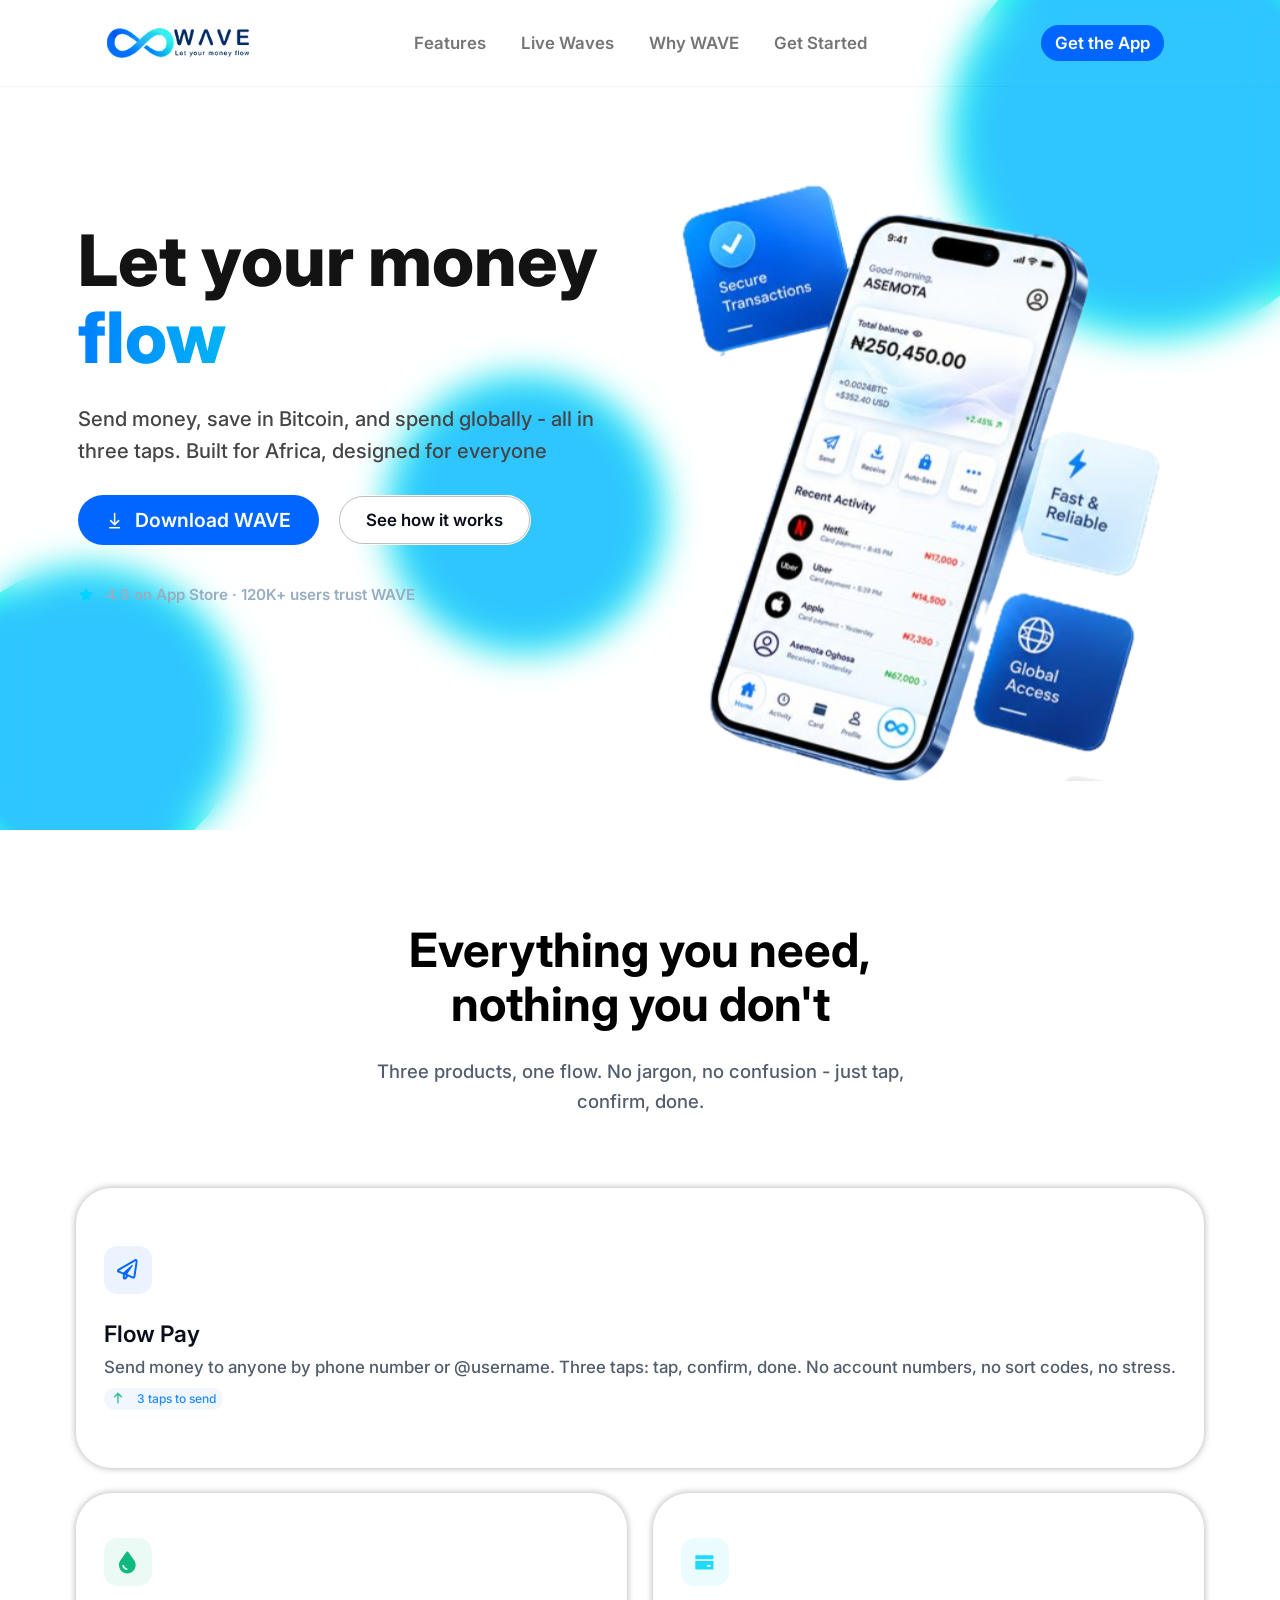
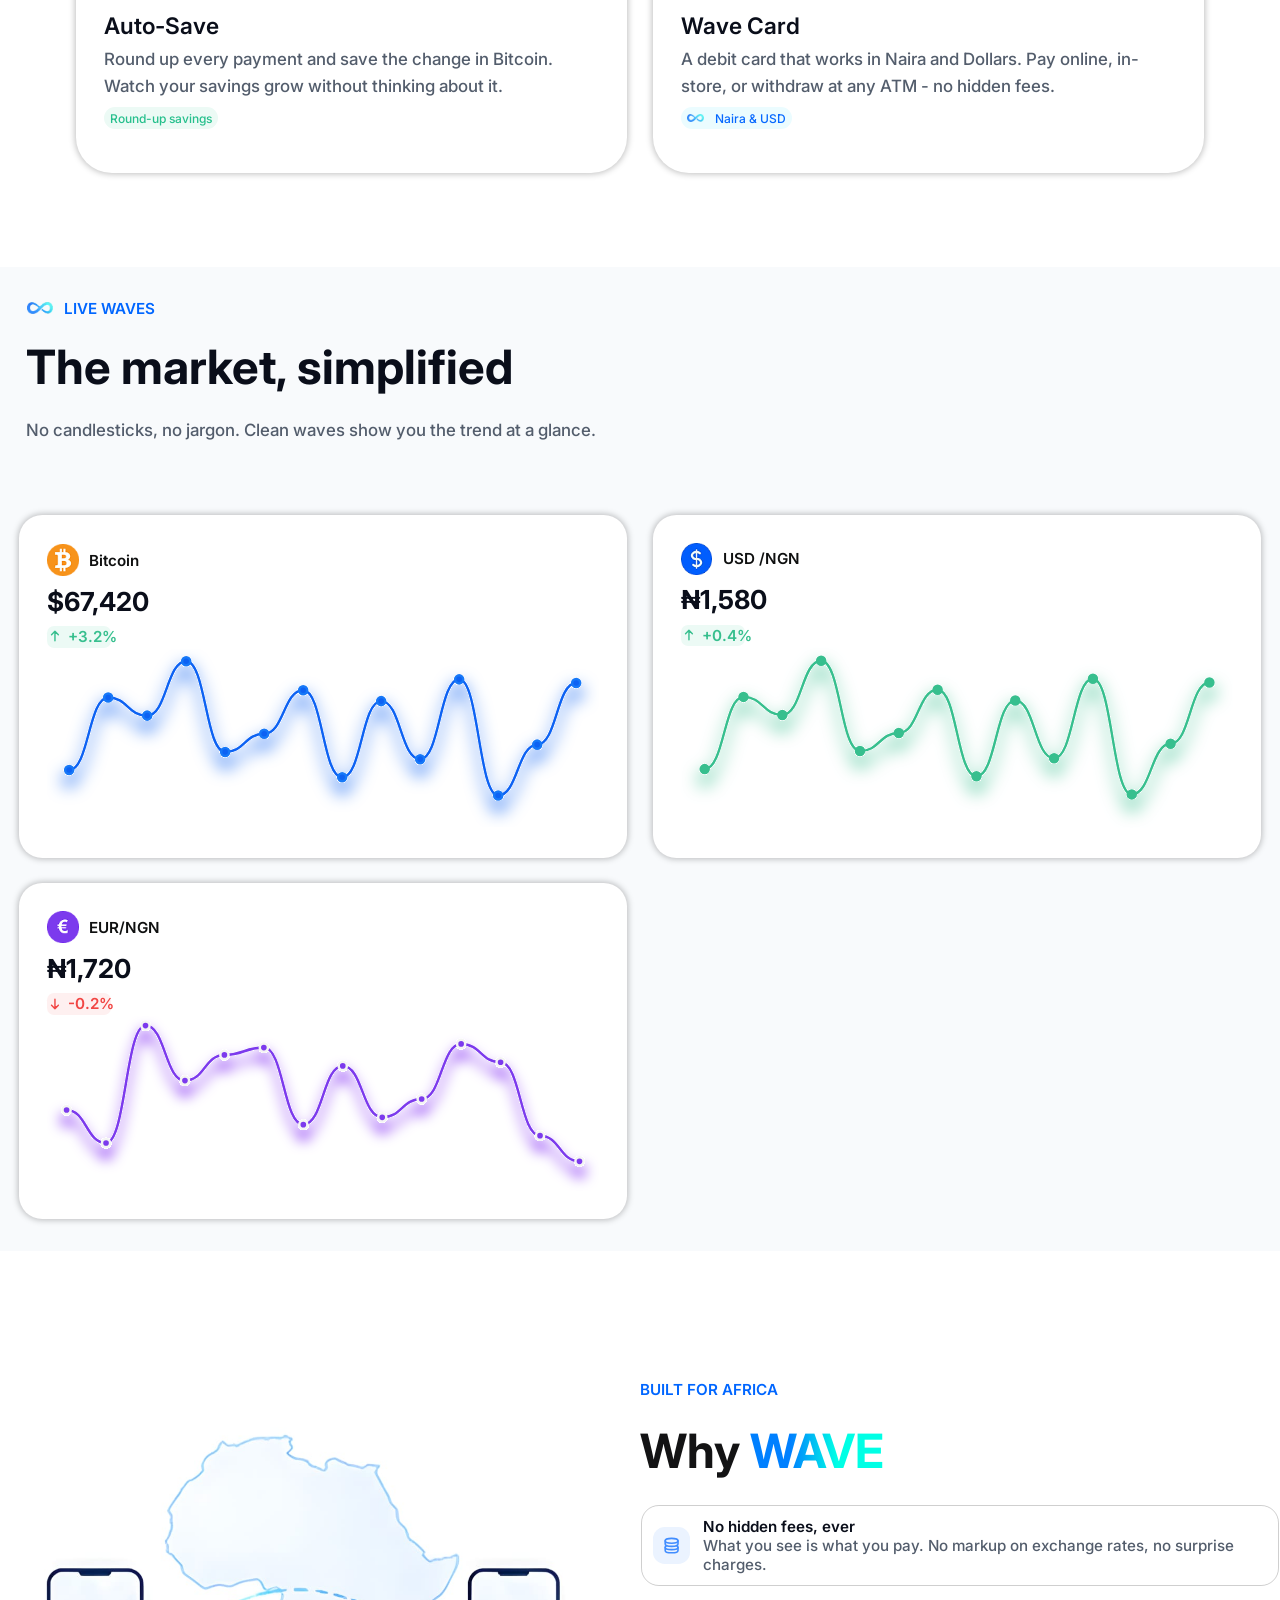
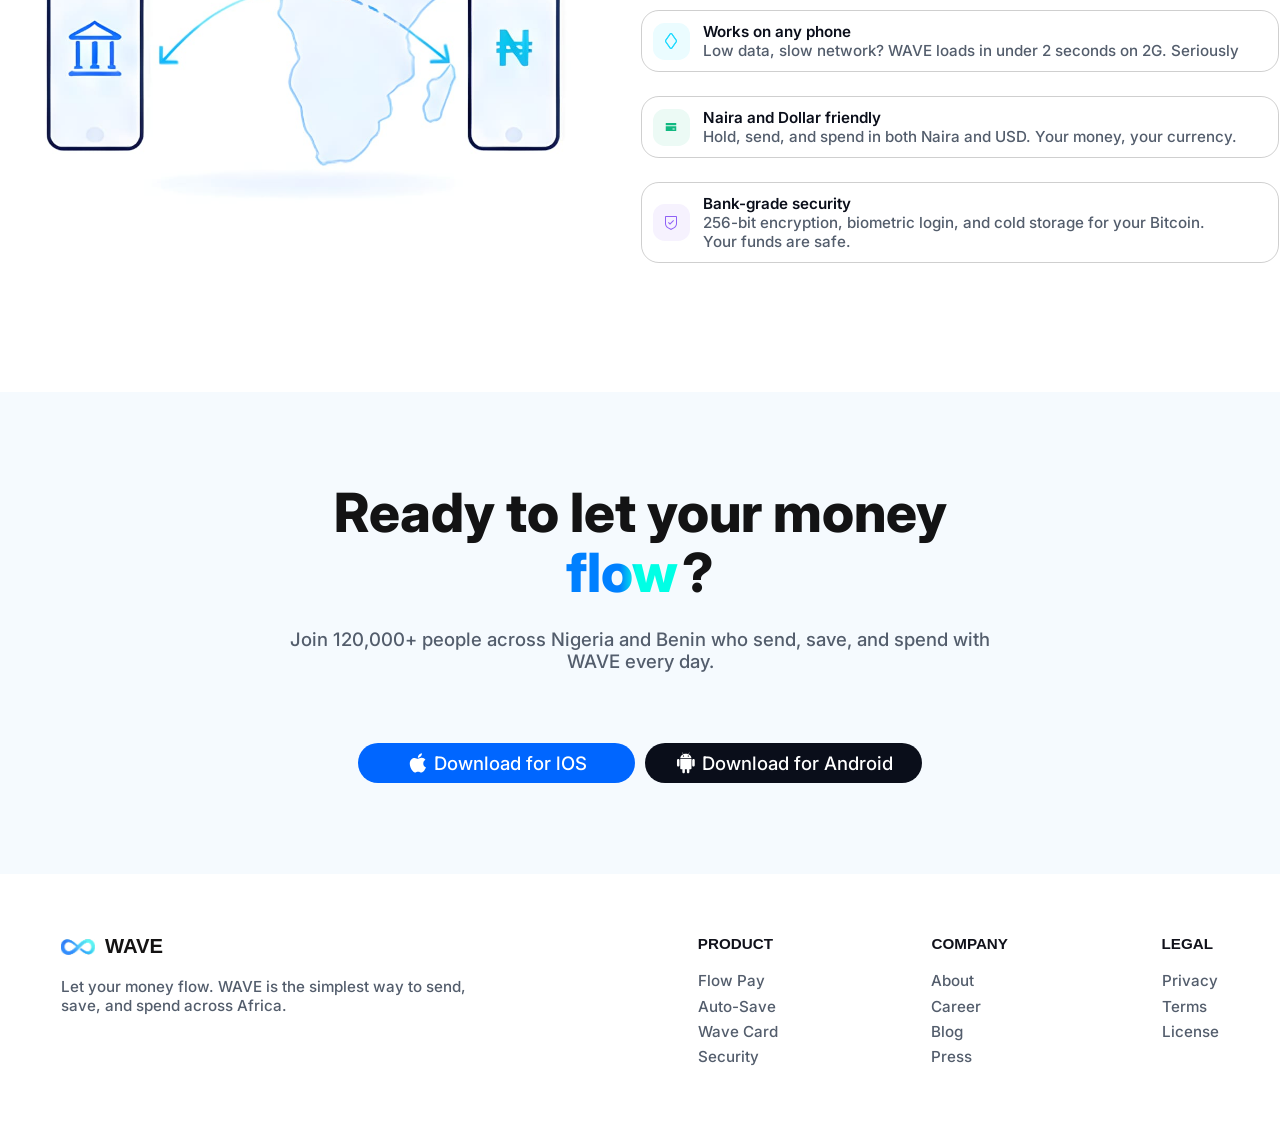
<file: index.html>
<!DOCTYPE html>
<html lang="en">
<head>
    <meta charset="UTF-8">
    <meta name="viewport" content="width=device-width, initial-scale=1.0">
    <link rel="stylesheet" href="/styles/global.css">
    <link rel="stylesheet" href="/styles/layout.css">
    <link rel="icon" type="image/svg+xml" sizes="20x9.5" href="assets/img/wave-favicon.svg">
    <title>Wave</title>
</head>
<body>
    <div class="wave-animation" >
        <div class="glass"></div>
        
        <div id="sm-circle" class="circle-bg circle-animate"></div>
        <div id="mid-circle" class="circle-bg circle-animate-2"></div>
        <div id="big-circle" class="circle-bg circle-animate-3"></div>
    </div>
    <div class="sidebar" >
        <div class="nav-2">
                    <ul>
                        <li class="nav-content"><a class="a-text semi-bold" href="#section-2">Features</a></li>
                        <li class="nav-content"><a class="a-text semi-bold" href="#section-3">Live Waves</a></li>
                        <li class="nav-content"><a class="a-text semi-bold" href="#section-4">Why WAVE</a></li>
                        <li class="nav-content"><a class="a-text semi-bold" href="#section-5">Get Started</a></li>
                    </ul>
                </div>
                <div class="nav_download_btn_box_2">
                    <a class="get-the-app single-item-centering-text-alignment blue-bg white-text get-the-app-btn-pd get-the-app-btn-bdr-r semi-bold">Get the App</a>
                </div>
    </div>
    <div class="body_content" >
        <header class="absolute-header main-pd-all-sm">
            <nav>
                <div class="logo_box">
                    <div class="logo"></div>
                </div>
                <div class="nav">
                    <ul>
                        <li class="nav-content"><a class="a-text semi-bold" href="#section-2">Features</a></li>
                        <li class="nav-content"><a class="a-text semi-bold" href="#section-3">Live Waves</a></li>
                        <li class="nav-content"><a class="a-text semi-bold" href="#section-4">Why WAVE</a></li>
                        <li class="nav-content"><a class="a-text semi-bold" href="#section-5">Get Started</a></li>
                    </ul>
                </div>
                <div class="nav_download_btn_box">
                    <a class="get-the-app single-item-centering-text-alignment blue-bg white-text get-the-app-btn-pd get-the-app-btn-bdr-r semi-bold">Get the App</a>
                </div>
                <div class="hamburger-contr">
                    <button id="logo-btn" class="logo-btn">
                        <div class="line-contr">
                            <div class="line"></div>
                            <div class="line"></div>
                            <div class="line"></div>
                        </div>
                    </button>
                </div>
            </nav>
        </header>
        <main>
            <section id="section-1" class="main-pd">
                <div class="hero">
                    <h1 class="heading-1 black-with-wave extra-bold">Let your money <br><span><div class="wave_design_1">flow</div></span></h1>
                    <p class="hero-gray-text hero-pg-1 medium">Send money, save in Bitcoin, and spend globally - all in three taps. Built for Africa, designed for everyone </p>
                    <div class="hero-application-info">
                        <div class="hero-btn-box">
                        <a class=" hero-download-btn blue-bg hero-btn-size hero-btn-bdr-r double-item-centering box-pd-side" href="">
                            <span class="vertical-alignment">
                                <svg class="download-btn-arrow-box" viewBox="0 0 26 26" fill="none" xmlns="http://www.w3.org/2000/svg">
                                <path class="download-btn-arrow-color" d="M6.5 22.75H19.5M13 3.25V18.4167M7.58333 13L13 18.4167L18.4167 13" stroke-width="2" stroke-linecap="round" stroke-linejoin="round"/>
                                </svg>  
                            </span>
                            <p class="hero-download-btn-font white-text semi-bold">Download WAVE</p>
                        </a>
                        <a class="hero-working-btn white-bg hero-btn-size hero-btn-bdr-r single-item-centering-text-alignment box-pd-side how_it_works_btn_outline" href="">
                            <p class="hero-working-btn-font black-text semi-bold">See how it works</p>
                        </a>
                        </div>
                        <div class="hero-bottom-text">
                            <span class="vertical-alignment">
                                <svg class="blue-star-box-size" viewBox="0 0 21 21" fill="none" xmlns="http://www.w3.org/2000/svg">
                                    <path class="blue-star-color" d="M18.6232 7.24133L13.4163 6.48459L11.0886 1.76574C11.025 1.63654 10.9205 1.53195 10.7913 1.46838C10.4672 1.30842 10.0735 1.44172 9.91147 1.76574L7.58383 6.48459L2.3769 7.24133C2.23335 7.26184 2.1021 7.32951 2.00161 7.43205C1.88012 7.55692 1.81318 7.7249 1.81549 7.8991C1.81779 8.0733 1.88916 8.23945 2.01391 8.36106L5.7812 12.034L4.89116 17.2204C4.87029 17.3411 4.88364 17.4652 4.9297 17.5786C4.97576 17.6921 5.05268 17.7903 5.15175 17.8623C5.25082 17.9342 5.36806 17.977 5.49019 17.9857C5.61232 17.9944 5.73445 17.9687 5.84272 17.9115L10.5 15.4629L15.1574 17.9115C15.2845 17.9792 15.4322 18.0018 15.5737 17.9772C15.9305 17.9156 16.1705 17.5773 16.1089 17.2204L15.2189 12.034L18.9862 8.36106C19.0887 8.26057 19.1564 8.12932 19.1769 7.98576C19.2323 7.62688 18.9821 7.29465 18.6232 7.24133Z"/>
                                </svg>
                            </span>
                            <p class=" hero-pg-2 lighter-hero-gray-text semi-bold">4.9 on App Store · 120K+ users trust WAVE</p>
                        </div>
                    </div>
                </div>
                <div class="phone-illustration">
                    <span class="vertical-alignment">
                        <div id="imported-phone-illustration"></div>
                    </span>
                </div>
            </section>
            <section id="section-2" class="main-pd" data-change-color="true">
                    <div class="section-2-title">
                        <h2 class="heading-3 bold">Everything you need,<br> nothing you don't</h2>
                        <p class="section-2-intro-pg gray medium">Three products, one flow. No jargon, no confusion - just tap,<br> confirm, done.</p>
                    </div>
                    <div class="section-2-content ">
                        <div class=" section-2-box-contr section-2-content-box-type-1 section-2-main-content-box-size section-2-main-content-box-bdr-r box-pd vertical-alignment section-2-gap box-shadow">
                            <div class="paper-plane-box-bg section-2-iconbox single-item-centering">
                                <span class="vertical-alignment">
                                    <svg class="paper-plane-box-size" viewBox="0 0 28 28" fill="none" xmlns="http://www.w3.org/2000/svg">
                                    <g clip-path="url(#clip0_2177_845)">
                                    <path class="paper-plane-color" d="M24.0626 0.355458L1.31256 13.475C-0.568686 14.5633 -0.388217 17.3469 1.62428 18.1726L7.87506 20.7594V25.375C7.87506 27.9125 11.1126 28.957 12.611 26.9391L15.0063 23.707L21.1258 26.2336C21.4485 26.3648 21.7876 26.4305 22.1266 26.4305C22.5751 26.4305 23.018 26.3156 23.4173 26.0914C24.1173 25.6976 24.5985 24.9976 24.7243 24.2047L27.9727 3.02968C28.3063 0.836708 25.9548 -0.732823 24.0626 0.355458ZM10.5001 25.375V21.8422L12.5016 22.668L10.5001 25.375ZM22.1266 23.8055L13.7157 20.3328L21.3829 9.26952C21.968 8.42186 20.8633 7.43749 20.0868 8.11015L8.52038 18.1891L2.62506 15.75L25.3751 2.62499L22.1266 23.8055Z"/>
                                    </g>
                                    <defs>
                                    <clipPath id="clip0_2177_845">
                                    <rect width="28" height="28" fill="white"/>
                                    </clipPath>
                                    </defs>
                                    </svg>
                                </span>
                            </div>
                            <div class="vertical-alignment section-2-sub-gap">
                                <p class="products-headings black-text semi-bold">Flow Pay</p>
                                <p class="products-pg gray medium">Send money to anyone by phone number or @username. Three taps: tap, confirm, done. No account numbers, no sort codes, no stress.</p>
                                <div class="section-2-text-contr-size section-2-text-contr-bdr-r light-blue-text-contr sm-text-contr double-item-centering">
                                    <span class="vertical-alignment">
                                        <svg class="arrow-size" viewBox="0 0 24 24" fill="none" xmlns="http://www.w3.org/2000/svg">
                                        <path class="green-arrow-color" d="M11.2169 18.0057L11.2105 4.58905M16.0045 9.37842L11.2105 4.58905L6.42113 9.38302" stroke-width="2" stroke-linecap="round" stroke-linejoin="round"/>
                                        </svg>
                                    </span>
                                    <p class="products-icon-font light-blue-text-contr-text medium">3 taps to send</p>
                                </div>
                            </div>
                        </div>
                        <div class=" section-2-box-contr section-2-content-box-type-2 section-2-main-content-box-size section-2-main-content-box-bdr-r box-pd vertical-alignment section-2-gap box-shadow">
                            <div class="green-drop-box-bg section-2-iconbox single-item-centering">
                                <span class="vertical-alignment">
                                    <svg class="green-drop-size" viewBox="0 0 36 36" fill="none" xmlns="http://www.w3.org/2000/svg">
                                    <path class="green-drop-color" fill-rule="evenodd" clip-rule="evenodd" d="M19.5301 4.35001L27.2026 15.2925L27.1876 15.285C28.5227 17.1734 29.2382 19.4299 29.2351 21.7425C29.2351 27.945 24.1876 32.9925 17.9851 32.9925C11.7826 32.9925 6.73511 27.945 6.73511 21.7425C6.73511 19.425 7.44761 17.19 8.78261 15.285L16.4551 4.34251C16.6285 4.09538 16.859 3.89377 17.127 3.75482C17.3951 3.61588 17.6927 3.5437 17.9946 3.54444C18.2965 3.54518 18.5937 3.6188 18.8611 3.75905C19.1284 3.8993 19.3579 4.10203 19.5301 4.35001ZM11.2501 21.75H13.5001C13.5001 24.2325 15.5176 26.25 18.0001 26.25V28.5C14.2801 28.5 11.2501 25.47 11.2501 21.75Z" />
                                    </svg>
                                </span>
                            </div>
                            <div class="vertical-alignment section-2-sub-gap">
                                <p class="products-headings black-text semi-bold">Auto-Save</p>
                                <p class="products-pg gray medium">Round up every payment and save the change in Bitcoin. Watch your savings grow without thinking about it.</p>
                                <div class="section-2-text-contr-size section-2-text-contr-bdr-r light-green-text-contr sm-text-contr single-item-centering-text-alignment-sec-2">
                                    <span class="vertical-alignment"><!--padlock--></span>
                                    <p class="products-icon-font light-green-text-contr-text medium">Round-up savings</p>
                                </div>
                            </div>
                        </div>
                        <div class=" section-2-box-contr section-2-content-box-type-2 section-2-main-content-box-size section-2-main-content-box-bdr-r box-pd vertical-alignment section-2-gap box-shadow">
                            <div class="light-blue-card-box-bg section-2-iconbox single-item-centering">
                                <span class="vertical-alignment">
                                    <svg class="light-blue-credit-card-size" viewBox="0 0 23 23" fill="none" xmlns="http://www.w3.org/2000/svg">
                                    <path class="light-blue-credit-card-color" d="M20.8438 3.59375H2.15625C1.75869 3.59375 1.4375 3.91494 1.4375 4.3125V7.90625H21.5625V4.3125C21.5625 3.91494 21.2413 3.59375 20.8438 3.59375ZM1.4375 18.6875C1.4375 19.0851 1.75869 19.4062 2.15625 19.4062H20.8438C21.2413 19.4062 21.5625 19.0851 21.5625 18.6875V9.88281H1.4375V18.6875ZM14.4424 14.5547C14.4424 14.4559 14.5232 14.375 14.6221 14.375H18.3281C18.427 14.375 18.5078 14.4559 18.5078 14.5547V16.1719C18.5078 16.2707 18.427 16.3516 18.3281 16.3516H14.6221C14.5232 16.3516 14.4424 16.2707 14.4424 16.1719V14.5547Z"/>
                                    </svg>
                                </span>
                            </div>
                            <div class="vertical-alignment section-2-sub-gap">
                                <p class=" products-headings black-text semi-bold">Wave Card</p>
                                <p class="products-pg gray medium">A debit card that works in Naira and Dollars. Pay online, in-store, or withdraw at any ATM - no hidden fees.</p>
                                <div class="section-2-text-contr-size section-2-text-contr-bdr-r light-sky-blue-text-contr sm-text-contr double-item-centering">
                                    <span class="vertical-alignment">
                                        <div class="logo-tiny"></div>
                                    </span>
                                    <p class="products-icon-font light-sky-blue-text-contr-text medium">Naira & USD</p>
                                </div>
                            </div>
                        </div>
                    </div>
            </section>
            <section id="section-3" data-change-color="true">
                    <div class="section-3-title-box">
                        <div class="double-item-centering">
                            <span class="vertical-alignment">
                                <div class="logo-sm"></div>
                            </span>
                            <p class="section-3-logo-text blue-text semi-bold">LIVE WAVES</p>
                        </div>
                        <h2 class="heading-3 black-text bold">The market, simplified</h2>
                        <p class="section-3-intro-pg gray medium">No candlesticks, no jargon. Clean waves show you the trend at a glance.</p>
                    </div>
                    <div class="section-3-content main-pd-sm">
                        <div class=" graph-box-1 section-3-box-contr section-3-box-contr-size section-3-box-contr-bdr-r vertical-alignment box-pd box-shadow">
                            <div class="vertical-alignment section-3-box-gap">
                                <div class="double-item-centering">
                                    <span class="vertical-alignment">
                                        <div class="currency-img-size bitcoin"></div>
                                    </span>
                                    <p class="section-3-box-heading currency-text semi-bold">Bitcoin</p>
                                </div>
                                <div>
                                    <p class="section-3-box-values black-text bold">$67,420</p>
                                </div>
                                <div class="section-3-percentage-contr-size section-3-percentage-contr-bdr-r light-green-text-contr double-item-centering-sm-gap">
                                    <span class="vertical-alignment">
                                        <svg class="arrow-size" viewBox="0 0 24 24" fill="none" xmlns="http://www.w3.org/2000/svg">
                                            <path class="green-arrow-color" d="M11.2169 18.0057L11.2105 4.58905M16.0045 9.37842L11.2105 4.58905L6.42113 9.38302" stroke-width="2" stroke-linecap="round" stroke-linejoin="round"/>
                                        </svg>
                                    </span>
                                    <p class="section-3-box-arrow-icon-font green-text-percentage-color semi-bold">+3.2%</p>
                                </div>
                            </div>
                            <div class=" graph">
                                <span class="vertical-alignment">
                                    <!--svg-->
                                    <!--focus on size-->
                                    <svg class="blue-graph-size" viewBox="0 0 445 144" fill="none" xmlns="http://www.w3.org/2000/svg">
                                        <g filter="url(#filter0_d_2020_235)">
                                        <path class="blue-graph-stroke" d="M17.8528 97.527C33.5642 97.527 33.5642 39.0777 49.2755 39.0777C64.9869 39.0777 64.9869 53.69 80.6983 53.69C96.4097 53.69 96.4097 9.85303 112.121 9.85303C127.832 9.85303 127.832 82.9147 143.544 82.9147C159.255 82.9147 159.255 68.3023 174.967 68.3023C190.678 68.3023 190.678 33.2328 206.389 33.2328C222.101 33.2328 222.101 103.372 237.812 103.372C253.523 103.372 253.523 42.0002 269.235 42.0002C284.946 42.0002 284.946 88.7596 300.658 88.7596C316.369 88.7596 316.369 24.4654 332.08 24.4654C347.792 24.4654 347.792 117.984 363.503 117.984C379.214 117.984 379.214 77.0697 394.926 77.0697C410.637 77.0697 410.637 27.3878 426.349 27.3878" stroke-width="2"/>
                                        <circle cx="17.8528" cy="97.5269" r="3.25273" class="blue-graph-main" stroke-width="2"/>
                                        <circle cx="49.2754" cy="39.0774" r="3.25273" class="blue-graph-main" stroke-width="2"/>
                                        <circle cx="80.6985" cy="53.69" r="3.25273" class="blue-graph-main" stroke-width="2"/>
                                        <circle cx="112.121" cy="9.85283" r="3.25273" class="blue-graph-main" stroke-width="2"/>
                                        <circle cx="143.544" cy="82.9146" r="3.25273" class="blue-graph-main" stroke-width="2"/>
                                        <circle cx="174.967" cy="68.3023" r="3.25273" class="blue-graph-main" stroke-width="2"/>
                                        <circle cx="206.39" cy="33.2327" r="3.25273" class="blue-graph-main" stroke-width="2"/>
                                        <circle cx="237.813" cy="103.372" r="3.25273" class="blue-graph-main" stroke-width="2"/>
                                        <circle cx="269.235" cy="42.0003" r="3.25273" class="blue-graph-main" stroke-width="2"/>
                                        <circle cx="300.658" cy="88.7596" r="3.25273" class="blue-graph-main" stroke-width="2"/>
                                        <circle cx="332.081" cy="24.4654" r="3.25273" class="blue-graph-main" stroke-width="2"/>
                                        <circle cx="363.504" cy="117.984" r="3.25273" class="blue-graph-main" stroke-width="2"/>
                                        <circle cx="394.927" cy="77.0699" r="3.25273" class="blue-graph-main" stroke-width="2"/>
                                        <circle cx="426.35" cy="27.3877" r="3.25273" class="blue-graph-main" stroke-width="2"/>
                                        </g>
                                        <defs>
                                        <filter id="filter0_d_2020_235" x="9.72748e-05" y="9.72748e-05" width="444.202" height="143.837" filterUnits="userSpaceOnUse" color-interpolation-filters="sRGB">
                                        <feFlood flood-opacity="0" result="BackgroundImageFix"/>
                                        <feColorMatrix in="SourceAlpha" type="matrix" values="0 0 0 0 0 0 0 0 0 0 0 0 0 0 0 0 0 0 127 0" result="hardAlpha"/>
                                        <feOffset dy="8"/>
                                        <feGaussianBlur stdDeviation="6.8"/>
                                        <feComposite in2="hardAlpha" operator="out"/>
                                        <feColorMatrix type="matrix" values="0 0 0 0 0.0509804 0 0 0 0 0.384314 0 0 0 0 0.952941 0 0 0 1 0"/>
                                        <feBlend mode="normal" in2="BackgroundImageFix" result="effect1_dropShadow_2020_235"/>
                                        <feBlend mode="normal" in="SourceGraphic" in2="effect1_dropShadow_2020_235" result="shape"/>
                                        </filter>
                                        </defs>
                                    </svg>
                                </span>
                            </div>
                        </div>
                        <div class=" graph-box-2 section-3-box-contr section-3-box-contr-size section-3-box-contr-bdr-r vertical-alignment box-pd box-shadow">
                            <div class="vertical-alignment section-3-box-gap">
                                <div class="double-item-centering">
                                    <span class="vertical-alignment">
                                        <div class="currency-img-size dollar"></div>
                                    </span>
                                    <p class="section-3-box-heading currency-text semi-bold">USD /NGN</p>
                                </div>
                                <div>
                                    <p class="section-3-box-values black-text bold">₦1,580</p>
                                </div>
                                <div class="section-3-percentage-contr-size section-3-percentage-contr-bdr-r light-green-text-contr double-item-centering-sm-gap">
                                    <span class="vertical-alignment">
                                        <svg class="arrow-size" viewBox="0 0 24 24" fill="none" xmlns="http://www.w3.org/2000/svg">
                                            <path class="green-arrow-color" d="M11.2169 18.0057L11.2105 4.58905M16.0045 9.37842L11.2105 4.58905L6.42113 9.38302" stroke-width="2" stroke-linecap="round" stroke-linejoin="round"/>
                                        </svg>
                                    </span>
                                    <p class="section-3-box-arrow-icon-font green-text-percentage-color semi-bold">+0.4%</p>
                                </div>
                            </div>
                            <div class=" graph">
                                <span class="vertical-alignment">
                                    <!--svg-->
                                    <!--focus on size-->
                                    <svg class="green-graph-size" viewBox="0 0 447 147" fill="none" xmlns="http://www.w3.org/2000/svg">
                                        <g filter="url(#filter0_d_2020_252)">
                                        <path class="green-graph-stroke" d="M19.1526 98.8268C34.864 98.8268 34.864 40.3775 50.5753 40.3775C66.2867 40.3775 66.2867 54.9898 81.9981 54.9898C97.7095 54.9898 97.7095 11.1528 113.421 11.1528C129.132 11.1528 129.132 84.2145 144.844 84.2145C160.555 84.2145 160.555 69.6022 176.266 69.6022C191.978 69.6022 191.978 34.5326 207.689 34.5326C223.401 34.5326 223.401 104.672 239.112 104.672C254.823 104.672 254.823 43.3 270.535 43.3C286.246 43.3 286.246 90.0594 301.957 90.0594C317.669 90.0594 317.669 25.7652 333.38 25.7652C349.092 25.7652 349.092 119.284 364.803 119.284C380.514 119.284 380.514 78.3696 396.226 78.3696C411.937 78.3696 411.937 28.6876 427.648 28.6876M427.648 28.6876V28.6876Z" stroke-width="2"/>
                                        <circle cx="19.1526" cy="98.8267" r="3.25273" class="green-graph-main" stroke-width="2"/>
                                        <circle cx="50.5752" cy="40.3772" r="3.25273" class="green-graph-main" stroke-width="2"/>
                                        <circle cx="81.9983" cy="54.9898" r="3.25273" class="green-graph-main" stroke-width="2"/>
                                        <circle cx="113.421" cy="11.1526" r="3.25273" class="green-graph-main" stroke-width="2"/>
                                        <circle cx="144.844" cy="84.2144" r="3.25273" class="green-graph-main" stroke-width="2"/>
                                        <circle cx="176.267" cy="69.6021" r="3.25273" class="green-graph-main" stroke-width="2"/>
                                        <circle cx="207.689" cy="34.5325" r="3.25273" class="green-graph-main" stroke-width="2"/>
                                        <circle cx="239.112" cy="104.672" r="3.25273" class="green-graph-main" stroke-width="2"/>
                                        <circle cx="270.535" cy="43.3001" r="3.25273" class="green-graph-main" stroke-width="2"/>
                                        <circle cx="301.958" cy="90.0594" r="3.25273" class="green-graph-main" stroke-width="2"/>
                                        <circle cx="333.381" cy="25.7652" r="3.25273" class="green-graph-main" stroke-width="2"/>
                                        <circle cx="364.804" cy="119.284" r="3.25273" class="green-graph-main" stroke-width="2"/>
                                        <circle cx="396.226" cy="78.3697" r="3.25273" class="green-graph-main" stroke-width="2"/>
                                        <circle cx="427.649" cy="28.6875" r="3.25273" class="green-graph-main" stroke-width="2"/>
                                        </g>
                                        <defs>
                                        <filter id="filter0_d_2020_252" x="-9.72748e-05" y="-9.72748e-05" width="446.802" height="146.437" filterUnits="userSpaceOnUse" color-interpolation-filters="sRGB">
                                        <feFlood flood-opacity="0" result="BackgroundImageFix"/>
                                        <feColorMatrix in="SourceAlpha" type="matrix" values="0 0 0 0 0 0 0 0 0 0 0 0 0 0 0 0 0 0 127 0" result="hardAlpha"/>
                                        <feOffset dy="8"/>
                                        <feGaussianBlur stdDeviation="7.45"/>
                                        <feComposite in2="hardAlpha" operator="out"/>
                                        <feColorMatrix type="matrix" values="0 0 0 0 0.215686 0 0 0 0 0.74902 0 0 0 0 0.556863 0 0 0 1 0"/>
                                        <feBlend mode="normal" in2="BackgroundImageFix" result="effect1_dropShadow_2020_252"/>
                                        <feBlend mode="normal" in="SourceGraphic" in2="effect1_dropShadow_2020_252" result="shape"/>
                                        </filter>
                                        </defs>
                                    </svg>
                                </span>
                            </div>
                        </div>
                        <div class=" graph-box-3 section-3-box-contr section-3-box-contr-size section-3-box-contr-bdr-r vertical-alignment box-pd box-shadow">
                            <div class="vertical-alignment section-3-box-gap">
                                <div class="double-item-centering">
                                    <span class="vertical-alignment">
                                        <div class="currency-img-size euro"></div>
                                    </span>
                                    <p class="section-3-box-heading currency-text semi-bold">EUR/NGN</p>
                                </div>
                                <div>
                                    <p class="section-3-box-values black-text bold">₦1,720</p>
                                </div>
                                <div class="section-3-percentage-contr-size section-3-percentage-contr-bdr-r light-red-text-contr double-item-centering-sm-gap">
                                    <div class="invert">
                                    <span class="vertical-alignment"><!--svg do it the other way around-->
                                        <svg class="arrow-size" viewBox="0 0 24 24" fill="none" xmlns="http://www.w3.org/2000/svg">
                                            <path class="red-arrow-color" d="M11.2169 18.0057L11.2105 4.58905M16.0045 9.37842L11.2105 4.58905L6.42113 9.38302" stroke-width="2" stroke-linecap="round" stroke-linejoin="round"/>
                                        </svg>
                                    </span>
                                    </div>
                                    <p class="section-3-box-arrow-icon-font red-text-percentage-color semi-bold">-0.2%</p>
                                </div>
                            </div>
                            <div class=" graph">
                                <span class="vertical-alignment">
                                    <!--svg-->
                                    <!--focus on size-->
                                    <svg class="purple-graph-size" viewBox="0 0 442 140" fill="none" xmlns="http://www.w3.org/2000/svg">
                                        <g filter="url(#filter0_d_2021_301)">
                                        <path class="purple-graph-stroke" d="M15.6636 75.2056C31.451 75.2056 31.451 101.635 47.2384 101.635C63.0258 101.635 63.0258 7.66357 78.8132 7.66357C94.6006 7.66357 94.6006 51.7127 110.388 51.7127C126.175 51.7127 126.175 31.1565 141.963 31.1565C157.75 31.1565 157.75 25.2832 173.538 25.2832C189.325 25.2832 189.325 86.952 205.113 86.952C220.9 86.952 220.9 39.9663 236.687 39.9663C252.475 39.9663 252.475 81.0788 268.262 81.0788C284.05 81.0788 284.05 66.3958 299.837 66.3958C315.624 66.3958 315.624 22.3466 331.412 22.3466C347.199 22.3466 347.199 37.0297 362.987 37.0297C378.774 37.0297 378.774 95.7619 394.561 95.7619C410.349 95.7619 410.349 116.318 426.136 116.318" stroke-width="2"/>
                                        <circle cx="15.6635" cy="75.2058" r="3.26364" class="purple-graph-main" stroke-width="2"/>
                                        <circle cx="47.2382" cy="101.635" r="3.26364" class="purple-graph-main" stroke-width="2"/>
                                        <circle cx="78.8132" cy="7.66354" r="3.26364" class="purple-graph-main" stroke-width="2"/>
                                        <circle cx="110.388" cy="51.7126" r="3.26364" class="purple-graph-main" stroke-width="2"/>
                                        <circle cx="141.963" cy="31.1565" r="3.26364" class="purple-graph-main" stroke-width="2"/>
                                        <circle cx="173.538" cy="25.2834" r="3.26364" class="purple-graph-main" stroke-width="2"/>
                                        <circle cx="205.113" cy="86.9519" r="3.26364" class="purple-graph-main" stroke-width="2"/>
                                        <circle cx="236.687" cy="39.9665" r="3.26364" class="purple-graph-main" stroke-width="2"/>
                                        <circle cx="268.262" cy="81.0788" r="3.26364" class="purple-graph-main" stroke-width="2"/>
                                        <circle cx="299.837" cy="66.3957" r="3.26364" class="purple-graph-main" stroke-width="2"/>
                                        <circle cx="331.412" cy="22.3466" r="3.26364" class="purple-graph-main" stroke-width="2"/>
                                        <circle cx="362.987" cy="37.0298" r="3.26364" class="purple-graph-main" stroke-width="2"/>
                                        <circle cx="394.561" cy="95.7619" r="3.26364" class="purple-graph-main" stroke-width="2"/>
                                        <circle cx="426.136" cy="116.318" r="3.26364" class="purple-graph-main" stroke-width="2"/>
                                        </g>
                                        <defs>
                                        <filter id="filter0_d_2021_301" x="-9.72748e-05" y="-9.72748e-05" width="441.8" height="139.982" filterUnits="userSpaceOnUse" color-interpolation-filters="sRGB">
                                        <feFlood flood-opacity="0" result="BackgroundImageFix"/>
                                        <feColorMatrix in="SourceAlpha" type="matrix" values="0 0 0 0 0 0 0 0 0 0 0 0 0 0 0 0 0 0 127 0" result="hardAlpha"/>
                                        <feOffset dy="8"/>
                                        <feGaussianBlur stdDeviation="5.7"/>
                                        <feComposite in2="hardAlpha" operator="out"/>
                                        <feColorMatrix type="matrix" values="0 0 0 0 0.541176 0 0 0 0 0.219608 0 0 0 0 0.960784 0 0 0 1 0"/>
                                        <feBlend mode="normal" in2="BackgroundImageFix" result="effect1_dropShadow_2021_301"/>
                                        <feBlend mode="normal" in="SourceGraphic" in2="effect1_dropShadow_2021_301" result="shape"/>
                                        </filter>
                                        </defs>
                                    </svg>
                                </span>
                            </div>
                        </div>
                    </div>
            </section>
            <section id="section-4" data-change-color="true">
                <div class="country-transfer"></div>
                <div class="section-4-content ">
                    <p class="section-4-sm-heading blue-text semi-bold" >BUILT FOR AFRICA</p>
                    <div class="section-4-heading-with-wave"><h2 class="heading-3 black-with-wave double-item-centering bold"><div>Why</div><span><div class="wave_design_2" >WAVE</div></span></h2></div>
                    <div class="section-4-content-box vertical-alignment">
                        <div class=" section-4-box-contr section-4-box-contr-size section-4-box-contr-bdr-r double-item-centering-sec-4 section-4-box-outline box-pd-sm">
                            <div class="section-4-iconbox single-item-centering coins-box-bg">
                            <span class="vertical-alignment">
                                <svg class="coins-size" viewBox="0 0 24 24" fill="none" xmlns="http://www.w3.org/2000/svg">
                                <path class="coins-color" d="M12 9C16.4183 9 20 7.65685 20 6C20 4.34315 16.4183 3 12 3C7.58172 3 4 4.34315 4 6C4 7.65685 7.58172 9 12 9Z" stroke-width="2" stroke-linecap="round" stroke-linejoin="round"/>
                                <path class="coins-color" d="M6.037 12C4.77 12.53 4 13.232 4 14C4 15.657 7.582 17 12 17C16.418 17 20 15.657 20 14C20 13.232 19.23 12.53 17.963 12" stroke-width="2" stroke-linecap="round" stroke-linejoin="round"/>
                                <path class="coins-color" d="M4 6V10C4 11.657 7.582 13 12 13C16.418 13 20 11.657 20 10V6M4 14V18C4 19.657 7.582 21 12 21C16.418 21 20 19.657 20 18V14" stroke-width="2" stroke-linecap="round" stroke-linejoin="round"/>
                                </svg>
                            </span>
                            </div>
                            <div class="vertical-alignment">
                                <p class="section-4-box-bold-font black-text semi-bold">No hidden fees, ever</p>
                                <p class="section-4-box-font gray medium">What you see is what you pay. No markup on exchange rates, no surprise charges.</p>
                            </div>
                        </div>
                        <div class=" section-4-box-contr section-4-box-contr-size section-4-box-contr-bdr-r double-item-centering-sec-4 section-4-box-outline box-pd-sm">
                            <div class="section-4-iconbox single-item-centering diamond-box-bg">
                            <span class="vertical-alignment">
                            <svg class="diamond-size" xmlns="http://www.w3.org/2000/svg" xmlns:xlink="http://www.w3.org/1999/xlink" width="16" height="16" fill="none"><use xlink:href="#a" class="diamond-color"/><mask id="b" fill="#fff"><use xlink:href="#a"/></mask><path class="diamond-color-stroke" stroke-width="2" d="M8.38405 1.22592a.4629.4629 0 0 0-.16651-.15007.46306.46306 0 0 0-.21749-.05426.46306.46306 0 0 0-.21748.05426.4629.4629 0 0 0-.16651.15007l-4.56001 6.468a.54006.54006 0 0 0-.09506.306c0 .10927.03315.21597.09506.306l4.56001 6.46898c.04237.0629.09955.1145.16651.1501.06695.0356.14164.0542.21748.0542.07585 0 .15054-.0186.21749-.0542.06696-.0356.12414-.0872.16651-.1501l4.56005-6.46898c.0619-.09003.095-.19673.095-.306s-.0331-.21597-.095-.306zm-1.536-.613003a1.39 1.39 0 0 1 .49973-.449634 1.38996 1.38996 0 0 1 .65227-.16255c.22746 0 .45143.055815.65228.16255a1.39 1.39 0 0 1 .49973.449634L13.7121 7.08092c.1875.26976.288.59045.288.919s-.1005.64923-.288.919L9.15206 15.3869c-.12728.1885-.29887.3429-.49973.4497a1.39034 1.39034 0 0 1-.65228.1625c-.22745 0-.45142-.0558-.65227-.1625-.20086-.1068-.37245-.2612-.49973-.4497l-4.56-6.46698A1.61006 1.61006 0 0 1 2 8.00092c0-.32855.10052-.64924.28805-.919z" mask="url(#b)"/><defs><path id="a" d="M8.38405 1.22592a.4629.4629 0 0 0-.16651-.15007.46306.46306 0 0 0-.21749-.05426.46306.46306 0 0 0-.21748.05426.4629.4629 0 0 0-.16651.15007l-4.56001 6.468a.54006.54006 0 0 0-.09506.306c0 .10927.03315.21597.09506.306l4.56001 6.46898c.04237.0629.09955.1145.16651.1501.06695.0356.14164.0542.21748.0542.07585 0 .15054-.0186.21749-.0542.06696-.0356.12414-.0872.16651-.1501l4.56005-6.46898c.0619-.09003.095-.19673.095-.306s-.0331-.21597-.095-.306zm-1.536-.613003a1.39 1.39 0 0 1 .49973-.449634 1.38996 1.38996 0 0 1 .65227-.16255c.22746 0 .45143.055815.65228.16255a1.39 1.39 0 0 1 .49973.449634L13.7121 7.08092c.1875.26976.288.59045.288.919s-.1005.64923-.288.919L9.15206 15.3869c-.12728.1885-.29887.3429-.49973.4497a1.39034 1.39034 0 0 1-.65228.1625c-.22745 0-.45142-.0558-.65227-.1625-.20086-.1068-.37245-.2612-.49973-.4497l-4.56-6.46698A1.61006 1.61006 0 0 1 2 8.00092c0-.32855.10052-.64924.28805-.919z"/></defs></svg>
                            </span>
                            </div>
                            <div class="vertical-alignment">
                                <p class="section-4-box-bold-font black-text semi-bold">Works on any phone</p>
                                <p class="section-4-box-font gray medium">Low data, slow network? WAVE loads in under 2 seconds on 2G. Seriously</p>
                            </div>
                        </div>
                        <div class=" section-4-box-contr section-4-box-contr-size section-4-box-contr-bdr-r double-item-centering-sec-4 section-4-box-outline box-pd-sm">
                            <div class="section-4-iconbox single-item-centering green-credit-card-box-bg">
                            <span class="vertical-alignment">
                                <svg class="green-credit-card-size" viewBox="0 0 23 23" fill="none" xmlns="http://www.w3.org/2000/svg">
                                <path class="green-credit-card-color" d="M20.8438 3.59375H2.15625C1.75869 3.59375 1.4375 3.91494 1.4375 4.3125V7.90625H21.5625V4.3125C21.5625 3.91494 21.2413 3.59375 20.8438 3.59375ZM1.4375 18.6875C1.4375 19.0851 1.75869 19.4062 2.15625 19.4062H20.8438C21.2413 19.4062 21.5625 19.0851 21.5625 18.6875V9.88281H1.4375V18.6875ZM14.4424 14.5547C14.4424 14.4559 14.5232 14.375 14.6221 14.375H18.3281C18.427 14.375 18.5078 14.4559 18.5078 14.5547V16.1719C18.5078 16.2707 18.427 16.3516 18.3281 16.3516H14.6221C14.5232 16.3516 14.4424 16.2707 14.4424 16.1719V14.5547Z"/>
                                </svg>
                            </span>
                            </div>
                            <div class="vertical-alignment">
                                <p class="section-4-box-bold-font black-text semi-bold">Naira and Dollar friendly</p>
                                <p class="section-4-box-font gray medium">Hold, send, and spend in both Naira and USD. Your money, your currency.</p>
                            </div>
                        </div>
                        <div class=" section-4-box-contr section-4-box-contr-size section-4-box-contr-bdr-r double-item-centering-sec-4 section-4-box-outline box-pd-sm">
                            <div class="section-4-iconbox single-item-centering shield-box-bg">
                            <span class="vertical-alignment">
                                <svg class="purple-shield" viewBox="0 0 19 19" fill="none" xmlns="http://www.w3.org/2000/svg">
                                <path class="shield-color" d="M8.3125 9.85031L6.77469 8.3125L5.9375 9.14969L8.3125 11.5247L13.0625 6.77469L12.2253 5.9375L8.3125 9.85031Z"/>
                                <path class="shield-color" d="M9.5 17.8125L5.833 15.8573C4.78752 15.3012 3.91324 14.4709 3.30401 13.4555C2.69478 12.4401 2.37362 11.2779 2.375 10.0938V2.375C2.375 2.06006 2.50012 1.75801 2.72282 1.53531C2.94551 1.31261 3.24756 1.1875 3.5625 1.1875H15.4375C15.7524 1.1875 16.0545 1.31261 16.2772 1.53531C16.4999 1.75801 16.625 2.06006 16.625 2.375V10.0938C16.6264 11.2779 16.3052 12.4401 15.696 13.4555C15.0868 14.4709 14.2125 15.3012 13.167 15.8573L9.5 17.8125ZM3.5625 2.375V10.0938C3.56184 11.0626 3.82487 12.0133 4.32338 12.844C4.8219 13.6747 5.5371 14.3541 6.39232 14.8093L9.5 16.4665L12.6077 14.8099C13.463 14.3547 14.1783 13.6752 14.6768 12.8444C15.1753 12.0135 15.4383 11.0627 15.4375 10.0938V2.375H3.5625Z"/>
                                </svg>

                            </span>
                            </div>
                            <div class="vertical-alignment">
                                <p class="section-4-box-bold-font black-text semi-bold">Bank-grade security</p>
                                <p class="section-4-box-font gray medium">256-bit encryption, biometric login, and cold storage for your Bitcoin. <br>Your funds are safe.</p>
                            </div>
                        </div>
                    </div>
                </div>
            </section>
            <section id="section-5" class="main-pd" data-change-color="true">
                <div class="section-5-title">
                    <h2 class="heading-2 black-with-wave vertical-alignment-center extra-bold">Ready to let your money <span class="double-item-centering-sm-gap"><div class="wave_design_3">flow</div><div>?</div></span></h2>
                    <p class="section-5-pg gray medium">Join 120,000+ people across Nigeria and Benin who send, save, and spend with <br>WAVE every day.</p>
                </div>
                <div class="section-5-download-link-btn-contr double-item-centering">
                    <a class=" apple blue-bg section-5-download-btn section-5-download-btn-apple-pd section-5-download-btn-bdr-r double-item-center-centering-sm-gap box-pd-side" href="">
                        <span class="vertical-alignment">
                            <svg class="apple-size" viewBox="0 0 31 31" fill="none" xmlns="http://www.w3.org/2000/svg">
                            <path class="app-color" d="M22.6264 16.2175C22.6143 14.1528 23.5497 12.5968 25.4388 11.4494C24.3822 9.93574 22.7838 9.10322 20.6768 8.94277C18.6817 8.78535 16.499 10.1053 15.6998 10.1053C14.8552 10.1053 12.9237 8.99727 11.404 8.99727C8.26768 9.0457 4.93457 11.4979 4.93457 16.4869C4.93457 17.9612 5.204 19.484 5.74287 21.0521C6.46338 23.1168 9.06084 28.1755 11.7703 28.0937C13.1871 28.0604 14.1892 27.0887 16.0328 27.0887C17.822 27.0887 18.7483 28.0937 20.3286 28.0937C23.0623 28.0544 25.4115 23.4559 26.0957 21.3852C22.4296 19.6565 22.6264 16.3234 22.6264 16.2175ZM19.4446 6.98408C20.9795 5.16162 20.8402 3.50264 20.7948 2.90625C19.4386 2.98496 17.8704 3.82959 16.9773 4.86797C15.9935 5.98203 15.4152 7.35947 15.5394 8.9125C17.0046 9.02451 18.3427 8.2707 19.4446 6.98408Z"/>
                            </svg>
                        </span>
                        <p class="section-5-btn-font download-btn-text medium">Download for lOS</p>
                    </a>
                    <a class=" andriod black-bg section-5-download-btn section-5-download-btn-android-pd section-5-download-btn-bdr-r double-item-center-centering-sm-gap box-pd-side" href="">
                        <span class="vertical-alignment">
                            <svg class="andriod-size" viewBox="0 0 32 32" fill="none" xmlns="http://www.w3.org/2000/svg">
                            <path class="app-color" d="M8.44067 23.1779C8.44067 23.9092 9.03755 24.506 9.77192 24.506H11.2938V28.2685C11.2938 29.2217 12.0594 29.9998 13 29.9998C13.9438 29.9998 14.7063 29.2248 14.7063 28.2685V24.5029H17.3625V28.2654C17.3625 29.2185 18.1282 29.9967 19.0688 29.9967C20.0125 29.9967 20.775 29.2217 20.775 28.2654V24.5029H22.2969C23.0313 24.5029 23.6282 23.906 23.6282 23.1748V10.8248H8.44067V23.1779ZM19.6 4.42478L21.0032 2.39353C21.0844 2.27478 21.0657 2.11541 20.9563 2.03728C20.8469 1.96228 20.6907 1.99978 20.6094 2.11853L19.1532 4.23103C18.1938 3.85291 17.125 3.64353 16.0032 3.64353C14.8813 3.64353 13.8125 3.85291 12.8532 4.23103L11.3969 2.12166C11.3157 2.00291 11.1594 1.96228 11.05 2.04041C10.9407 2.11541 10.9219 2.27166 11.0032 2.39666L12.4063 4.42791C10.175 5.46541 8.61255 7.43103 8.41255 9.72791H23.6C23.3938 7.42791 21.8282 5.46228 19.6 4.42478ZM12.7969 7.62791C12.6307 7.62791 12.4681 7.5786 12.3299 7.48624C12.1917 7.39387 12.0839 7.26258 12.0203 7.10897C11.9567 6.95537 11.94 6.78635 11.9725 6.62328C12.0049 6.46022 12.0849 6.31043 12.2025 6.19287C12.3201 6.07531 12.4699 5.99524 12.6329 5.96281C12.796 5.93037 12.965 5.94702 13.1186 6.01064C13.2722 6.07427 13.4035 6.18201 13.4959 6.32025C13.5882 6.45849 13.6375 6.62102 13.6375 6.78728C13.637 7.01005 13.5482 7.22353 13.3907 7.38105C13.2332 7.53858 13.0197 7.62733 12.7969 7.62791ZM19.3094 7.62791C19.1432 7.62791 18.9806 7.5786 18.8424 7.48624C18.7042 7.39387 18.5964 7.26258 18.5328 7.10897C18.4692 6.95537 18.4525 6.78635 18.485 6.62328C18.5174 6.46022 18.5974 6.31043 18.715 6.19287C18.8326 6.07531 18.9824 5.99524 19.1454 5.96281C19.3085 5.93037 19.4775 5.94702 19.6311 6.01064C19.7847 6.07427 19.916 6.18201 20.0084 6.32025C20.1007 6.45849 20.15 6.62102 20.15 6.78728C20.1495 7.01005 20.0607 7.22353 19.9032 7.38105C19.7457 7.53858 19.5322 7.62733 19.3094 7.62791ZM26.2907 10.7748C25.3469 10.7748 24.5844 11.5498 24.5844 12.506V19.2685C24.5844 20.2217 25.35 20.9998 26.2907 20.9998C27.2344 20.9998 27.9969 20.2248 27.9969 19.2685V12.5029C28 11.5467 27.2375 10.7748 26.2907 10.7748ZM5.70942 10.7748C4.76567 10.7748 4.00317 11.5498 4.00317 12.506V19.2685C4.00317 20.2217 4.7688 20.9998 5.70942 20.9998C6.65317 20.9998 7.41567 20.2248 7.41567 19.2685V12.5029C7.41567 11.5467 6.65005 10.7748 5.70942 10.7748Z"/>
                            </svg>
                        </span>
                        <p class="section-5-btn-font download-btn-text medium">Download for Android</p>
                    </a>
                </div>
            </section>
        </main>
        <footer class="main-pd-all" data-change-color="true">
            <div class="vertical-alignment-with-gap">
                <div class="double-item-centering">
                    <span class="vertical-alignment">
                        <div class="logo-m"></div>
                    </span>
                    <button id="dropdown-btn-0" class="dropdown-btn"><p class="footer-sm-heading ft_logo_black semi-bold">WAVE</p></button>
                </div>
                <div class="footer-sm-heading-pg">
                    <p class="footer-font gray medium">Let your money flow. WAVE is the simplest way to send, save, and spend across Africa.</p>
                </div>
            </div>
            <div class="footer-content">
                <div class="vertical-alignment-with-gap">
                    <button id="dropdown-btn-1" class="dropdown-btn"><p class="footer-font ft_hd_black semi-bold">PRODUCT</p></button>
                    <ul id="sub-content-1" class="sub-content">
                        <li class="footer-font gray medium">Flow Pay</li>
                        <li class="footer-font gray medium">Auto-Save</li>
                        <li class="footer-font gray medium">Wave Card</li>
                        <li class="footer-font gray medium">Security</li>
                    </ul>
                </div>
                <div class="vertical-alignment-with-gap">
                    <button id="dropdown-btn-2" class="dropdown-btn"><p class="footer-font ft_hd_black semi-bold">COMPANY</p></button>
                    <ul id="sub-content-2" class="sub-content">
                        <li class="footer-font gray medium">About</li>
                        <li class="footer-font gray medium">Career</li>
                        <li class="footer-font gray medium">Blog</li>
                        <li class="footer-font gray medium">Press</li>
                    </ul>
                </div>
                <div class="vertical-alignment-with-gap">
                    <button id="dropdown-btn-3" class="dropdown-btn"><p class="footer-font ft_hd_black semi-bold">LEGAL</p></button>
                    <ul id="sub-content-3" class="sub-content">
                        <li class="footer-font gray medium">Privacy</li>
                        <li class="footer-font gray medium">Terms</li>
                        <li class="footer-font gray medium">License</li>
                    </ul>
                </div>
            </div>
        </footer>
    </div>
    <script src="/index.js"></script>
</body>
</html>
</file>
<file: styles/global.css>
/* All universal styles: body, main-content(div) style, header style, footer style,  color, font-weight, font-family, background-color, background-image, logo, nav styles(all) *this includes all the sizes for all here; so don't bother in other style sheets */



@import url('https://fonts.googleapis.com/css2?family=Inter:ital,opsz,wght@0,14..32,100..900;1,14..32,100..900&display=swap');



*{
    margin: 0;
    padding: 0;
    box-sizing: border-box; 
}

button, a{
    -webkit-tap-highlight-color: transparent;
}


:root{

/*Font-weight*/

--medium: 500;

 --semi-bold: 600;

 --bold: 700;

 --extra-bold: 800;



 /*Colors*/

 --bg_white: #ffffff;

 --bg_white01: #F8FAFC;

 --bg_white02: #F5FAFE;



 --nav_gray: #15141496;

 --black_with_wave_design: #131314;

 --black: #0A0E1A;

 --currency_black: #0F1010;

 --hero_gray: #464545;

 --lighter_hero_gray: #98ADC1;

 --gray: #535D6C;

 --wave_design_1: linear-gradient(90deg, #0080FF 0%, #00FFE5 64%);

 --wave_design_2: linear-gradient(90deg, #0080FF 30%, #00FFE5 65%);

 --wave_design_3: linear-gradient(90deg, #0080FF 48%, #00FFE5 63%);

 --download_font_color: #ffffff;

 --blue: #0066FF;

 --how_it_works_font_color: #121212;

 --ft_logo_black: #141313;

 --ft_hd_black: #11121B;

 --how_it_works_btn: #ffffff;

 --how_it_works_btn_border_color: #00000030;



 --icon_outer_fill: #ffffff;

 --tiny_star_inner_fill: #00D4FF;

 --blue_paper_plane_inner_fill: #0066FF;

 --green_drop_icon_inner_fill: #10B981;

 --light_blue_mail_inner_fill: #20D9FF;

 --blue_coins_inner_fill: #418DFF;

 --light_blue_diamond_inner_fill: #20DAFF;

 --green_mail_inner_fill: #11B981;

 --tiny_purple_shield_inner_fill: #8F61F6;

 --blue_icon_box: #EBF3FF;

 --green_icon_box: #ECFAF5;

 --light_blue_icon_box: #EBFCFF;

 --purple_icon_box: #F6F2FE;

 --light_blue_text_contr: #F2F7FF;

 --green_text_contr: #ECFAF5;

 --blue_text_contr: #EBFCFF;

 --light_blue_text_contr_text: #1E8BFF;

 --green_text_contr_text: #25BF8C;

 --blue_text_contr_text: #0668FF;

 --green_arrow_inner_fill: #37BF8E;

 --red_arrow_inner_fill: #F14644;

 --green_percentage_contr: #ECFAF5;

 --red_percentage_contr: #FEF0F0;

 --blue_graph_stroke: #0D62F3;

 --blue_graph_shadow: #0D62F3;

 --green_graph_stroke: #37BF8E;

 --green_graph_shadow: #37BF8E;

 --purple_graph_stroke: #7C3AED;

 --purple_graph_shadow: #8A38F5;



 --box-shadow: 0 0 6.4px 1px #00000040;

 --outline-sm: 1px solid #00000030;

 --outline: 1px solid #00000040;

 --inside-outline: -2px;



 --blue_active: #0B52BE;

 --apple-btn-active: #0655CC;

 --how_it_works_font_color-active: #0066FF;

 --outline-active: 2px solid #0066FF;

 --box-shadow-active: 0 8px 30px 0 #0066f64a;
 --box-shadow-active-green: 0 8px 30px 0 #37bf8e4a;
 --box-shadow-active-purple: 0 8px 30px 0 #8a38f54a;

 --major_shadow-active: inset 0 -9px 4px 0 #0066FF, 0 8px 30px 0 #0066f64a;

}


html {
    scroll-padding-top: clamp(3.5rem, 5vw, 5rem);
    scroll-behavior: smooth;
    height: fit-content;
}

body {
    display: flex;
    flex-direction: column;
    font-family: 'Inter';
    width: 100%;
    justify-content: center;
    align-content: center;
    cursor:context-menu;  
    
}

img, video, canvas {
    max-width: 100%;
}

nav {
    display: grid;
    grid-template-columns: repeat(3, 1fr);
    justify-content: center;
    align-items: center;
    gap: clamp(0.75rem, 6vw,8rem);
    min-height: clamp(3rem, 2.9vw, 3.125rem);
    
}

.hamburger-contr{
    display: none;
}

.nav ul {
    flex-wrap: nowrap;
    gap: clamp(0.35rem, 1.95vw, 3rem);
    white-space: normal;
}

footer {
    display: flex;
    flex-direction: row;
    justify-content: flex-start;
    align-items: flex-start;
    gap: clamp(1rem, 15vw, 15rem);
    
}

footer button{
    background-color: transparent;
    border: none;
}




.body_content{
    flex: 1;
    width: 100%;
    height: auto;
    position: absolute;
    top: 0;
    left: 0;
    z-index: 10;
}



header{

 width: 100%;
 position: fixed;
 top: 0;
 left: 0;
 border-bottom: 1px solid #3333330a;
 z-index: 200;

}

.absolute-header {
  background-color: transparent;
  transition: background-color 0.3s ease; /* Smooth color transition */
}

/* Class to apply when inside a specific section */
.absolute-header.alt-color {
  background-color: #FFFFFF;
}


section{

 width: 100%;

}

#section-3{

 background-color: #F8FAFC;

}



#section-5{

 background-color: #F5FAFE;

}


.n-100{
    width: 100%;
    height: 100%;
}

.medium{
    font-weight: var(--medium);
}

.semi-bold{
    font-weight: var(--semi-bold);
}

.bold{
    font-weight: var(--bold);
}

.extra-bold{
    font-weight: var(--extra-bold);
}



.invert{

 transform: rotateX(180deg);

}



/*Active buttons and Containers*/


/*Links*/
a{
    text-decoration: none;
}


.a-text{

 color: var(--nav_gray);

 text-decoration: none;
 white-space: nowrap;

}



.a-text:visited{

 color: var(--nav_gray);

 text-decoration: underline;

 opacity: 90%;

}



.a-text:hover, .a-text:focus{

color: var(--blue);

 text-decoration: underline;

}



.a-text:active{

 color: var(--blue);

 text-decoration: underline;

}



/*List*/



.nav ul{

list-style-type: none;

display: flex;

flex-direction: row;

gap: clamp(35px, 2.6vw, 55px);

justify-content: center;

align-items: center;

white-space: nowrap;

}







/*Nav*/


.nav_download_btn_box{

 display: flex;

 flex-direction: row;

 justify-content: center;

 align-items: center;

 white-space: nowrap;

}


/*Logo*/

.line-contr{

    width: 100%;
    height: 100%;
    display: flex;
    flex-direction: column;
    justify-content: center;
    align-items: center;
    gap: clamp(0.5rem, 1vw, 2rem);
}

.line{
    height: clamp(0.1rem, 1vw, 2rem);
    width: 100%;
    background-image:var(--wave_design_1);
    background-position: center;
    background-repeat: no-repeat;
    background-size: cover;
    border-radius: 10%;
    border: none;
    
    
}

.logo_box{
    display: flex;
    flex-direction: row;
    justify-content: center;
    align-items: center;
}


.logo{

 width: clamp(140px, 11.22685185vw, 400px);

 height: clamp(25px, 2.372685185vw, 50px);

 background-image: url("/assets/img/z_copy_2_1.png");

 background-position: center;

 background-size: contain;

 background-repeat: no-repeat;

}

.logo-m-major{
width: clamp(2rem, 5vw, 5rem);
 height: clamp(1.5rem, 3vw, 4rem);

 background-image: url("/assets/img/z_copy_2_1_smaller.png");

 background-position: center;

 background-size: contain;

 background-repeat: no-repeat;  
}

.logo-m{

 width: clamp(2rem, 2.604166667vw, 5rem);

 height: clamp(1rem, 1.157407407vw, 3rem);

 background-image: url("/assets/img/z_copy_2_1_smaller.png");

 background-position: center;

 background-size: contain;

 background-repeat: no-repeat;

}



.logo-sm{

 width: clamp(1.75rem, 2.141203704vw, 4rem);

 height: clamp(0.75rem, 0.9837962963vw, 1.75rem);

 background-image: url("/assets/img/z_copy_2_1_smaller.png");

 background-position: center;

 background-size: contain;

 background-repeat: no-repeat;

}



.logo-tiny{

 width: clamp(1rem, 1.388888889vw, 3.5rem);

 height: clamp(0.5rem, 0.6365740741vw, 2rem);

 background-image: url("/assets/img/z_copy_2_1_smaller.png");

 background-position: center;

 background-size: contain;

 background-repeat: no-repeat;

}

.logo-btn{
    width: 3rem;
    height: 3rem;
    display: flex;
    flex-direction: row;
    justify-content: center;
    align-items: center;
        background-color: transparent;
        border: none;
    
}


.bitcoin{

 background-image: url("/assets/img/Bitcoin.png");

 background-position: center;

 background-size: cover;

 background-repeat: no-repeat;

}



.dollar{

 background-image: url("/assets/img/USD-NGN.png");

 background-position: center;

 background-size: cover;

 background-repeat: no-repeat;

}



.euro{

 background-image: url("/assets/img/EUR-NGN.png");

 background-position: center;

 background-size: cover;

 background-repeat: no-repeat;

}



.wave-animation{
display: grid;
grid-template-columns: 1fr;

position: relative;
 width: 100%;

 height: 64.8148148148vw;

 z-index: 1;

 overflow: hidden;

  



}

.glass{
    width: 100%;
    min-height: 100%;
    background-color: rgba(255, 255, 255, 0.15); 
    backdrop-filter: blur(17px);
    z-index: 50;
}





.circle-bg{

background-image: radial-gradient(#0BBCFF 60%, #00FFE5 70% );

background-position: center;

background-repeat: no-repeat;

background-size: cover;

z-index: 1;





}



#sm-circle{

 width: 22vw; /*use vw*/

 height: 22vw;

 border-radius: 50%;
 
position: absolute;
top: 45%;
left: 30%;


/*top: 14.5%;
left: 3%;*/

/*top: 29.5%;
left: 14.8%;*/



}
#mid-circle{

 width: 24vw; /*use vw*/

 height: 24vw;

 border-radius: 50%;

 position: absolute;
 top: 68%;
right: 81%;



}
#big-circle{

 width: 32vw; /*use vw*/

 height: 32vw;

 border-radius: 50%;

 position: absolute;
 bottom: 59%;
left: 74%;

}

.circle-animate{
    animation-name: wave-animated;
    animation-duration: 10s;
    animation-timing-function: ease-in-out;
    animation-iteration-count: infinite;
    animation-delay: 1s;
}
.circle-animate-2{
    animation-name: wave-animated-2;
    animation-duration: 11s;
    animation-timing-function: ease-in-out;
    animation-iteration-count: infinite;
    animation-delay: 0s;
}
.circle-animate-3{
    animation-name: wave-animated-3;
    animation-duration: 8s;
    animation-timing-function: ease-in-out;
    animation-iteration-count: infinite;
    animation-delay: 3s;
}

@keyframes wave-animated{
    0%{
       transform: translateX(0) translateY(0);
 
    }
    33%{
        transform: translateX(-26.0417vw) translateY(-19.0972vw);
    }
    66%{
        transform: translateX(-12.7315vw) translateY(-5.2083vw);
    }
    100%{
       transform: translateX(0) translateY(0);
    }
}
@keyframes wave-animated-2{
    0%{
       transform: translateX(0) translateY(0);
 
    }

    33%{
        transform: translateX(26.0417vw) translateY(-6.9444vw);
    }

    66%{
        transform: translateX(26.0417vw) translateY(-6.9444vw);
    }

    100%{
       transform: translateX(0) translateY(0);
    }
}
@keyframes wave-animated-3{
    0%{
       transform: translateX(0) translateY(0);
 
    }

    33%{
        transform: translateX(-43.4028vw) translateY(26.0417vw);
    }
    66%{
        transform: translateX(-43.4028vw) translateY(26.0417vw);
    }

    100%{
       transform: translateX(0) translateY(0);
    }
}



/*TEXT COLORS*/



.white-text{

 color: var(--download_font_color);

}



.blue-text{

 color: var(--blue);

}



.black-with-wave{

 color: var(--black_with_wave_design);

}



.black-text{

 color: var(--black);

}



.currency-text{

 color: var(--currency_black);

}



.hero-gray-text{

 color: var(--hero_gray);

}



.lighter-hero-gray-text{

 color: var(--lighter_hero_gray);

}



.gray{

 color: var(--gray);

}



.download-btn-text{

 color: var(--download_font_color)

}



.how_it_works_font_color{

 color: var(--how_it_works_font_color);

}



.ft_logo_black{

 color: var(--ft_logo_black);

}



.ft_hd_black{

 color: var(--ft_hd_black);

}



/*MAIN COLORS*/




.blue-bg{

 background-color: var(--blue);

}



.white-bg{

 background-color:var(--download_font_color) ;

}



.black-bg{

 background-color: var(--black);

}

.box-shadow{
    box-shadow: var(--box-shadow);
}


.how_it_works_btn_outline{

 outline: var(--outline);
 outline-offset: var(--inside-outline);

}

.section-4-box-outline{
    outline: var(--outline-sm);
    outline-offset: var(--inside-outline);    
}



.wave_design_1{

 background-image: var(--wave_design_1);

 background-repeat: no-repeat;

 background-position: center;

 background-size: cover;

 background-clip: text;

 color: transparent



}



.wave_design_2{

 background-image: var(--wave_design_2);

 background-repeat: no-repeat;

 background-position: left;

 background-size: cover;

 background-clip: text;

 color: transparent

}



.wave_design_3{

 background-image: var(--wave_design_3);

 background-repeat: no-repeat;

 background-position: center;

 background-size: cover;

 background-clip: text;

 color: transparent

}



/*ICONS*/



.blue-star-color {fill: var(--tiny_star_inner_fill);}



.download-btn-arrow-color {stroke: #ffffff;}



.paper-plane-color {fill: var(--blue);}



.green-drop-color {fill: var(--green_drop_icon_inner_fill);}



.light-blue-credit-card-color {fill: var(--light_blue_mail_inner_fill);}



.coins-color {stroke: var(--blue_coins_inner_fill);}



.diamond-color{

 fill: var(--light_blue_diamond_inner_fill);


}

.diamond-color-stroke{

 stroke: var(--light_blue_diamond_inner_fill);
}



.green-credit-card-color {fill: var(--green_mail_inner_fill);}



.shield-color {fill: var(--tiny_purple_shield_inner_fill);}



.app-color {fill: #ffffff;}



.blue-graph-main{

 fill: var(--blue_graph_stroke);

 stroke: #1678F8;

}

.blue-graph-stroke{

stroke: var(--blue_graph_stroke);

}



.green-graph-main{

 fill: var(--green_graph_stroke);

 stroke: var(--green_graph_stroke);

}



.green-graph-stroke{

 stroke: var(--green_graph_stroke);

}



.purple-graph-main{

 fill: var(--purple_graph_stroke);

 stroke: #F4F4F4;

}



.purple-graph-stroke{

 stroke: var(--purple_graph_stroke);

}



/*section 2*/



.paper-plane-box-bg{

 background-color: var(--blue_icon_box);

}



.green-drop-box-bg{

 background-color: var(--green_icon_box);

}



.light-blue-card-box-bg{

 background-color: var(--light_blue_icon_box);

}





.light-blue-text-contr{

 background-color: var(--light_blue_text_contr);

}



.light-green-text-contr{

 background-color: var(--green_icon_box);

}



.light-red-text-contr{

 background-color: var(--red_percentage_contr);

}



.light-sky-blue-text-contr{

 background-color: var(--blue_text_contr);

}



.light-blue-text-contr-text{

 color: var(--light_blue_text_contr_text);

}



.light-green-text-contr-text{

 color: var(--green_text_contr_text)

}



.light-sky-blue-text-contr-text{

 color: var(--blue_text_contr_text)

}



/*section 4*/

.coins-box-bg{

 background-color: var(--blue_icon_box);

}



.diamond-box-bg{

 background-color: var(--blue_text_contr);

}



.green-credit-card-box-bg{

 background-color: var(--green_icon_box);

}



.shield-box-bg{

 background-color: var(--purple_icon_box);

}

/*arrows color*/

.green-arrow-color{

 stroke: var(--green_graph_stroke);

}



.red-arrow-color{

 stroke: var(--red_arrow_inner_fill);

}

.blue-arrow-color{

 stroke: var(--light_blue_text_contr_text);

}



/*percentage colors*/

.green-text-color{

 color: var(--green_text_contr_text);

}



.green-text-percentage-color{

 color: var(--green_arrow_inner_fill);

}



.red-text-percentage-color{

 color: var(--red_arrow_inner_fill);

}



/*icon sizes*/



.blue-star-box-size{

 width: clamp(1rem, 1.215277778vw, 3rem) ;

 height:clamp(1rem, 1.215277778vw, 3rem);

}



.download-btn-arrow-box{

 width: clamp(1rem, 1.50462963vw, 4rem) ;

 height:clamp(1rem, 1.50462963vw, 4rem);

}

.paper-plane-box-size{

 width: clamp(1rem, 1.62037037vw, 4rem);

 height: clamp(1rem, 1.62037037vw, 4rem);

}



.green-drop-size{

 width: clamp(1.5rem, 2.083333333vw, 4rem);

 height: clamp(1.5rem, 2.083333333vw, 4rem);

}



.light-blue-credit-card-size{

 width: clamp(1rem, 1.62037037vw, 4rem);

 height: clamp(1rem, 1.62037037vw, 4rem);

}



.arrow-size{

width: clamp(1rem, 1.331018519vw, 3.5rem);

 height: clamp(1rem, 1.331018519vw, 3.5rem);

}



.coins-size{

 width: clamp(1.2rem, 1.388888889vw, 3rem);

 height: clamp(1.2rem, 1.388888889vw, 3rem);

}



.diamond-size{

 width: clamp(1rem, 0.9259259259vw, 3rem);

 height: clamp(1rem, 0.9259259259vw, 3rem);

}



.green-credit-card-size{

 width: clamp(0.75rem, 0.9259259259vw, 4rem);

 height: clamp(0.75rem, 0.9259259259vw, 4rem);

}



.purple-shield{

 width: clamp(1rem, 1.099537037vw, 3rem);

 height: clamp(1rem, 1.099537037vw, 3rem);

}



.apple-size{

 width: clamp(1rem, 1.851851851852vw, 3rem);

 height: clamp(1rem, 1.851851851852vw, 3rem);

}



.andriod-size{

 width: clamp(1rem, 1.851851851852vw, 3rem);

 height: clamp(1rem, 1.851851851852vw, 3rem);

}



.blue-graph-size{

 width: 100%;

 height: clamp(6rem, 100%, 10rem);

}



.green-graph-size{

 width: 100%;

 height: clamp(5.95rem, 100%, 9.5rem);

}



.purple-graph-size{

 width: 100%;

 height: clamp(6rem, 100%, 9.5rem);

}

/*icon boxes*/



.section-2-iconbox{

 min-width: clamp(2.5rem, 3.761574074vw, 5rem);

 min-height: clamp(2.5rem, 3.761574074vw, 5rem);

 border-radius: 1.041666667vw;

}



.section-4-iconbox{

 min-width: clamp(1.95rem, 2.893518519vw, 3.5rem);

 min-height: clamp(1.95rem, 2.893518519vw, 3.5rem);

 border-radius: 0.9259259259vw;

}





/*IMAGES*/



.currency-img-size{

 width: clamp(1.5rem, 2.488425926vw, 5rem);

 height: clamp(1.5rem, 2.488425926vw, 5rem);

}



.country-transfer{

 height: 34.31712963vw;

 background-image: url("/assets/img/across-africa-2.jpeg");

 background-position: center;

 background-repeat: no-repeat;

 background-size: cover;
 
 width: 50%;

}



.phone-illustrated{

 width: clamp(15rem, 40.68287037vw, 50rem) ;

 height: clamp(30rem, 57.52314815vw, 60rem);

}

.hero-download-btn, .hero-working-btn{
    white-space: nowrap;
}

.hero-download-btn:visited{
    background-color: var(--blue);
    box-shadow: none;
}


.hero-download-btn:hover, .hero-download-btn:active {
    background-color: var(--blue_active);
    box-shadow: var(--box-shadow-active);
}

 .hero-working-btn:visited{
    color: var(--how_it_works_font_color);
    outline: var(--outline);
 }

.hero-working-btn:hover, .hero-working-btn:active{
    color: var(--blue);
    outline: var(--outline-active);
}

.section-2-box-contr:hover{
    box-shadow: var(--major_shadow-active);
}

.graph-box-1:hover{
    box-shadow: var(--box-shadow-active);
} 
.graph-box-2:hover{
    box-shadow: var(--box-shadow-active-green);
} 
.graph-box-3:hover{
    box-shadow: var(--box-shadow-active-purple);
} 

.section-4-box-contr:hover{
    box-shadow: var(--box-shadow-active);
}

.apple:visited{
    background-color: var(--blue);
    box-shadow: none;    
}

.apple:hover, .apple:active {
    background-color: var(--apple-btn-active);
    box-shadow: var(--box-shadow-active);   
}

.andriod:visited{
    background-color: var(--black);
    box-shadow: none;
}

.andriod:hover, .andriod:active{
    background-color: var(--black);
    box-shadow: var(--box-shadow-active);   
}
</file>
<file: styles/layout.css>
:root {
    --page-gutter: clamp(1rem, 5.9259vw, 6.4rem);
    --page-gutter-2: clamp(1rem, 4.8vw, 4.8rem);
    --page-gutter-3: clamp(1rem, 1.5vw, 2.5rem);
    --section-space: clamp(2.5rem, 5.5556vw, 6rem);
    --component-space: clamp(1rem, 3.8194vw, 4.125rem);
    --content-space: clamp(0.875rem, 2.1759vw, 2.35rem);
    --radius-button: clamp(1rem, calc(1.2rem + 0.7407vw), 2.5rem);
    --radius-card: clamp(0.25rem, calc(1.5rem + 0.9259vw), 3.125rem);
    --radius-small: clamp(0.625rem, calc(0.8625rem + 0.5324vw), 1.875rem);
    
 --wave_design_1: linear-gradient(90deg, #0080FF 0%, #00FFE5 64%);

 --wave_design_2: linear-gradient(90deg, #0080FF 30%, #00FFE5 65%);

 --wave_design_3: linear-gradient(90deg, #0080FF 48%, #00FFE5 63%);
}

/* Shared page spacing */
.main-pd {
    padding: 0 var(--page-gutter);
}

.main-pd-all-sm{
    padding: var(--page-gutter-3);
}

.main-pd-sm{
     padding: 0 var(--page-gutter-3);
}

.main-pd-all{
    padding: var(--page-gutter-2);
}
.sec-5-up-down-pd {
    padding-block: clamp(3rem, 9.2593vw, 10rem) 0;
}

.box-pd {
    padding: var(--content-space);
}

.box-pd-sm{
    padding: clamp(0.3rem, 1vw, 1.85rem);
}

.box-pd-side{
    padding: 0 var(--content-space);
}

.sm-text-contr{
    padding: 0 clamp(0.2rem, 0.5vw, 1.85rem);
}

.sm-text-contr-percentage{
    padding: 0.2vw clamp(0.2rem, 0.5vw, 1.85rem);
}
/* Section heights are minimums, not fixed heights, so content can grow. */
#section-1 {
    display: flex;
    flex-direction: row;
    justify-content: space-evenly;
    align-items: center;
    gap: clamp(1.5rem, 3vw, 3rem);
    min-height: clamp(42rem, 64.8148148148vw, 69.5rem);
}

#section-2 {
    display: flex;
    flex-direction: column;
    justify-content: center;
    align-items: center;
    gap: var(--section-space);
    min-height: clamp(50rem, 81.0185vw, 87.5rem);
}

#section-3 {
    display: flex;
    flex-direction: column;
    justify-content: center;
    align-items: center;
    gap: var(--section-space);
    min-height: clamp(34rem, 45.1389vw, 48.75rem);
    padding: 2rem 0;
}

#section-4 {
    display: flex;
    flex-direction: row;
    justify-content: flex-start;
    align-items: center;
    min-height: clamp(38rem, 57.8704vw, 62.5rem);
}

#section-5 {
    display: flex;
    flex-direction: column;
    justify-content: center;
    align-items: center;
    gap: var(--section-space);
    min-height: clamp(30rem, 37.6157vw, 40.625rem);
    text-align: center;
}

/* Component and button dimensions */
.get-the-app-btn-pd {
    width: clamp(7.5rem, 9.6065vw, 10.375rem);
    min-height: clamp(2.25rem, 2.662vw, 2.875rem);
}

.hero-btn-size {
    min-height: clamp(2.5rem, 3.9352vw, 4.25rem);
}

.section-2-main-content-box-size {
    min-height: clamp(14rem, 21.875vw, 23.625rem);
    height: auto;
    width: 100%;
}

.section-2-text-contr-size {
    min-height: clamp(1.25rem, 1.7361vw, 1.875rem);
    height: auto;
}

.section-3-box-contr-size {
     background-color: #ffffff;
    min-height: clamp(10rem, 18.8079vw, 20.25rem);
    height: auto;
    width: 100%;


    
}

.section-3-percentage-contr-size {
    width: clamp(4rem, 5vw, 10rem);
    min-height: clamp(1.25rem, 1.6782vw, 1.8125rem);
    height: auto;
}

.section-4-box-contr-size {
    width: clamp(18rem, 100%, 48rem);
    max-width: 100%;
    height: auto;
    
}

.section-5-download-btn {
    min-height: clamp(2.5rem, 3.0093vw, 3.25rem);
    height: auto;
    white-space: nowrap;
}

.section-5-download-btn-apple-pd {
    width: 100%;
    max-width: 100%;
}

.section-5-download-btn-android-pd {
    width: 100%;
    max-width: 100%;
}

.box-shadow {
    box-shadow: var(--box-shadow);
}

/* Border radii */
.get-the-app-btn-bdr-r {
    border-radius: clamp(1.25rem, calc(1.575rem + 0.9722vw), 3.25rem);
}

.hero-btn-bdr-r {
    border-radius: var(--radius-button);
}

.section-2-main-content-box-bdr-r {
    border-radius: var(--radius-card);
}

.section-2-text-contr-bdr-r {
    border-radius: var(--radius-small);
}

.section-3-box-contr-bdr-r {
    border-radius: clamp(0.875rem, calc(0.975rem + 0.6019vw), 2.125rem);
}

.section-3-percentage-contr-bdr-r {
    border-radius: clamp(0.375rem, calc(0.3rem + 0.1852vw), 0.75rem);
}

.section-4-box-contr-bdr-r {
    border-radius: clamp(0.75rem, calc(0.7875rem + 0.4861vw), 1.75rem);
}

.section-5-download-btn-bdr-r {
    border-radius: clamp(1rem, calc(1.0875rem + 0.6713vw), 2.5rem);
}

/* Responsive typography. clamp() gives each size a floor and ceiling. */
.heading-1 { font-size: clamp(2rem, calc(2.9167vw + 2.1rem), 5.25rem); line-height: 1.08; }
.heading-2 { font-size: clamp(1.75rem, calc(2.2222vw + 1.6rem), 4rem); line-height: 1.12; }
.heading-3 { font-size: clamp(1.5rem, calc(1.9444vw + 1.4rem), 3.5rem); line-height: 1.15; }

.nav-content,
.get-the-app { font-size: clamp(0.75rem, calc(0.6944vw + 0.5rem), 1.5rem); }

.hero-pg-1 { font-size: clamp(0.875rem, calc(0.8333vw + 0.6rem), 1.5rem); line-height: 1.6; }
.hero-pg-2 { font-size: clamp(0.8125rem, calc(0.625vw + 0.45rem), 1.125rem); line-height: 1.6; }
.hero-download-btn-font { font-size: clamp(0.875rem, calc(0.7986vw + 0.575rem), 1.4375rem); }
.hero-working-btn-font { font-size: clamp(0.8125rem, calc(0.6944vw + 0.5rem), 1.25rem); }

.section-2-intro-pg { font-size: clamp(0.875rem, calc(0.7639vw + 0.55rem), 1.375rem); line-height: 1.65; }
.products-headings { font-size: clamp(1rem, calc(0.9375vw + 0.675rem), 1.6875rem); line-height: 1.25; }
.products-pg { font-size: clamp(0.8125rem, calc(0.6944vw + 0.5rem), 1.25rem); line-height: 1.6; }
.products-icon-font { font-size: clamp(0.75rem, calc(0.4861vw + 0.35rem), 1rem); }

.section-3-logo-text,
.section-3-box-heading,
.section-3-box-arrow-icon-font,
.section-4-sm-heading,
.section-4-box-bold-font,
.section-4-box-font,
.footer-font { font-size: clamp(0.8125rem, calc(0.625vw + 0.45rem), 1.125rem); }

.section-3-intro-pg { font-size: clamp(0.8125rem, calc(0.6944vw + 0.5rem), 1.25rem); line-height: 1.6; }
.section-3-box-values { font-size: clamp(1.125rem, calc(1.0764vw + 0.775rem), 1.9375rem); }
.section-5-pg,
.section-5-btn-font { font-size: clamp(0.875rem, calc(0.7639vw + 0.55rem), 1.375rem); }
.footer-sm-heading { font-size: clamp(0.875rem, calc(0.8333vw + 0.6rem), 1.5rem); }

/* Main content arrangement */
.hero {
    display: flex;
    flex: 0 1 50%;
    flex-direction: column;
    justify-content: center;
    align-items: flex-start;
    gap: clamp(1.5rem, 2.1481vw, 4.48rem);
    width: 50%;
    min-width: 0;
    height: auto;
    white-space: normal;
}

.hero-application-info {
    display: flex;
    flex-direction: column;
    justify-content: center;
    align-items: flex-start;
    gap: clamp(1.5rem, 2.9556vw, 6rem);
    max-width: 100%;
}

.hero-btn-box {
    display: flex;
    flex-direction: row;
    justify-content: space-between;
    align-items: center;
    flex-wrap: nowrap;
    gap: clamp(0.75rem, 1.5vw, 1.5rem);
    width: 100%;
    max-width: 48rem;
}

.hero-bottom-text {
    display: flex;
    flex-direction: row;
    flex-wrap: nowrap;
    justify-content: flex-start;
    align-items: center;
    width: 80%;
    gap: clamp(0.75rem, 1vw, 1.5rem);
    max-width: 45rem;
}

.section-2-title,
.section-5-title {
    display: flex;
    flex-direction: column;
    justify-content: center;
    align-items: center;
    gap: clamp(1.5rem, 1.75vw, 4.48rem);
    max-width: 100%;
    text-align: center;
}

.section-2-title { white-space: normal; }

.section-2-content {
    display: grid;
    grid-template-columns: repeat(auto-fit, minmax(min(100%, 25rem), 1fr));
    gap: clamp(1rem, 2vw, 2rem);
    align-items: stretch;
    width: 100%;
}

.section-2-gap{
    gap: clamp(0.5rem, 2vw, 2.5rem);
}

.section-2-sub-gap{
gap: clamp(0.2rem, 0.5vw, 1.5rem)  
}

.section-2-content > *,
.section-3-content > *,
.section-4-content > * {
    min-width: 0;
}

.section-3-title-box {
    display: flex;
    flex-direction: column;
    justify-content: center;
    align-items: flex-start;
    flex-wrap: wrap;
    gap: clamp(1rem, 1.75vw, 4.125rem);
    width: 100%;
    padding-left: clamp(0.5rem, 2vw, 2rem)
}

.section-3-content {
    display: grid;
    grid-template-columns: repeat(auto-fit, minmax(clamp(250px, 100%, 400px), 1fr));
    gap: clamp(1rem, 2vw, 2rem);
    width: 100%;
}



.section-3-box-gap{
    gap: clamp(0.2rem, 0.75vw, 2rem)
}

.section-4-content {
    display: flex;
    flex-direction: column;
    justify-content: center;
    align-items: flex-start;
    flex-wrap: nowrap;
    gap: clamp(1.25rem, 2vw, 3rem);
    width: 50%;
    min-width: 0;
    height: auto;
}


.section-4-content-box {
    display: flex;
    flex-direction: column;
    justify-content: center;
    align-items: flex-start;
    gap: clamp(1rem, 1.75vw, 3.95rem);
    width: 100%;
    
}
 


.section-5-download-link-btn-contr {
    display: flex;
    flex-direction: row;
    justify-content: space-between;
    align-items: center;
    flex-wrap: nowrap;
    gap: clamp(0.75rem, 1.5vw, 1.5rem);
    width: 50%;
    max-width: 52rem;
}


.footer-content{
    display: grid;
    grid-template-columns: repeat(3, 1fr);
    justify-content: space-between;
    align-items: flex-start;
    gap: 12vw;
    
}

.sidebar{
    display: none;
}

/*Sub content*/

.hero h1, .hero p{
    width: 100%;

}

.graph{
    width: 100%;
    display: flex;
    flex-direction: row;
    justify-content: center;
    align-items: center;
    margin: 1px auto;
    
}

.graph span{
    width: 100%;
    
}

/* Alignment utilities */
.single-item-centering,
.single-item-centering-text-alignment {
    display: flex;
    flex-direction: row;
    justify-content: center;
    align-items: center;
}

.single-item-centering-text-alignment-sec-2{
    display: flex;
    flex-direction: row;
    justify-content: flex-start;
    align-items: center;   
}

.single-item-centering-text-alignment { text-align: center; }

.double-item-centering-sm-gap{
    display: flex;
    flex-direction: row;
    justify-content: flex-start;
    align-items: center;
    gap: clamp(0.25rem, 0.3vw, 0.8rem);    
}

.double-item-center-centering-sm-gap{
    display: flex;
    flex-direction: row;
    justify-content: center;
    align-items: center;
    gap: clamp(0.25rem, 0.3vw, 0.8rem);    
}

.double-item-centering{
    display: flex;
    flex-direction: row;
    justify-content: flex-start;
    align-items: center;
    gap: clamp(0.5rem, 0.8vw, 1rem);    
}

.double-item-centering-sec-4{
    display: flex;
    flex-direction: row;
    justify-content: flex-start;
    align-items: center;
    gap: clamp(0.75rem, 1vw, 1.5rem);    
}

.vertical-alignment {
    display: flex;
    flex-direction: column;
    justify-content: center;
    align-items: flex-start;
}

.vertical-alignment-center{
    display: flex;
    flex-direction: column;
    justify-content: center;
    align-items: center;  
}

.vertical-alignment-with-gap{
    display: flex;
    flex-direction: column;
    justify-content: flex-start;
    align-items: flex-start; 
    gap: 1.5vw;
     
}

.vertical-alignment-with-gap ul{
    list-style: none;
}

.vertical-alignment-with-gap li{
    margin-bottom: 0.5vw;
    white-space: nowrap;
}


@media screen and (orientation: landscape)
{
    .section-2-content-box-type-1{
        grid-column: span 2;
    }
}

@media screen and (orientation: portrait){
        .section-3-content {
    display: grid;
    grid-template-columns: repeat(auto-fit, minmax(clamp(250px, 100%, 400px), 0.8fr));
    gap: clamp(1rem, 2vw, 2rem);
    width: 100%;
    justify-content: center;
    align-items: center;
}

.box-pd-sm{
    padding: clamp(0.3rem, 2vw, 2.25rem);
}
}

@media screen and (orientation: portrait) and (max-width: 500px){
.logo-btn{
    width: 2.5rem;
    height: 2.5rem;
}
}

@media screen and (orientation: portrait) and (max-width: 730px){

    .wave-animation{
        display: none;
    }
  

    .footer-font { font-size: clamp(0.8125rem, calc(0.625vw + 0.65rem), 1.5rem); }

    .footer-sm-heading { font-size: clamp(0.875rem, calc(0.8333vw + 0.75rem), 2rem); }

    .nav-content,
.get-the-app { font-size: clamp(0.75rem, calc(0.6944vw + 1rem), 1.5rem); }
    section{
        margin: 2rem 0;
    }

    #section-1 {
    display: flex;
    flex-direction: row;
    justify-content: center;
    align-items: center;
    height: auto;
}

#section-2 {
    display: flex;
    flex-direction: column;
    justify-content: center;
    align-items: center;
    gap: var(--section-space);
    height: auto;
}

#section-3 {
    display: flex;
    flex-direction: column;
    justify-content: center;
    align-items: center;
    gap: var(--section-space);
    height: auto;
    padding: 3rem 0;
}

#section-4 {
    display: flex;
    flex-direction: row;
    justify-content: center;
    align-items: center;
   height: auto;
}

#section-5 {
    display: flex;
    flex-direction: column;
    justify-content: center;
    align-items: center;
    gap: var(--section-space);
    height: auto;
    text-align: center;
}

    .phone-illustration, .country-transfer{
        display: none;
    }

    .a-text{

 color: var(--nav_gray);

 text-decoration: none;
 white-space: nowrap;
 width: 100%;
}



.a-text:visited{

 color: var(--nav_gray);

 text-decoration: none;

 opacity: 90%;

}



.a-text:hover, .a-text:focus{

color: #fff;

 text-decoration: none;

}



.a-text:active{

 color: #fff;

 text-decoration: none;

}

.double-item-centering-sec-4{  
    padding-left: 2vw; 
}

    nav {
    display: grid;
    grid-template-columns: repeat(2, 1fr);
    justify-content: space-between;
    align-items: center;
    gap: clamp(0.75rem, 6vw,8rem);
    min-height: clamp(3rem, 2.9vw, 3.125rem);
}

.sidebar{
    display: none;
    height: auto;
    position: fixed;
    top: 5rem;
    left: 0;
    background-color: transparent;
    width: 100%;
    padding: 0.4rem 0.15rem 0.25rem;
    border: 1px solid #c3c1c1;
      border-bottom-right-radius: clamp(1rem, calc(1rem + 0.9722vw), 3.25rem);
      border-bottom-left-radius: clamp(1rem, calc(1rem + 0.9722vw), 3.25rem);
      z-index: 100;
    transition: ease 0.25s;
}

.sidebar.hb-active{
    background-color: #fff;
        display: flex;
    flex-direction: column;
    justify-content: center;
    align-items: center;
    gap: clamp(0.20rem, 1.5vw,8rem);
    
}


.sidebar li{
    
    width: 100%;
    text-align: center;
    padding: 0.25rem 0;

    
}

.sidebar li:hover{
    background-image: var(--wave_design_1) ;
    background-position: center;
    background-size: cover;
    background-repeat: no-repeat;
    
    
}

.get-the-app-btn-bdr-r{
    border-top-left-radius: 0;
    border-top-right-radius: 0;
    border-bottom-right-radius: clamp(1rem, calc(0.5rem + 0.9722vw), 3.25rem);
      border-bottom-left-radius: clamp(1rem, calc(0.5rem + 0.9722vw), 3.25rem);
}
.nav-2{
    width: 100%;
}

.nav, .nav_download_btn_box{
    display: none;
}

.nav-2 ul{
width: 100%;

list-style-type: none;

display: flex;

flex-direction: column;

gap: clamp(0.15rem, 1vw, 55px);

justify-content: center;

align-items: center;

white-space: nowrap;

}

.nav-2 li{
    width: 100%;
}


.sidebar .nav_download_btn_box_2{
     display: flex;
     width: 100%;

 flex-direction: row;

 justify-content: center;

 align-items: center;

 white-space: nowrap;
 border-bottom-left-radius: clamp(1.25rem, calc(1.575rem + 0.9722vw), 3.25rem);
  border-bottom-right-radius: clamp(1.25rem, calc(1.575rem + 0.9722vw), 3.25rem);
  padding: 0 0.1rem;
}

.get-the-app-btn-pd {
    width: 100%;
    min-height: clamp(2.25rem, 4vw, 6rem);
}

.section-2-text-contr-size {
    min-height: clamp(1.5rem, 1.7361vw, 1.875rem);
    height: auto;
    padding: 0 0.5rem;
}

.logo_box{
     display: flex;
    flex-direction: row;
    justify-content: flex-start;
    align-items: center;   
}
.hamburger-contr{
    display: flex;
    flex-direction: row;
    justify-content: flex-end;
    align-items: center;
}

    .hero {
    flex: 1 0 100%;
    width: 100%;
}

.hero-bottom-text{
    width: 100%;
}
    .section-3-title-box, .section-4-content{
        width: 100%;
        padding: 0 1rem;
    }


    .section-5-download-link-btn-contr{
        width: 100%;
        flex-wrap: wrap;
    }

    .section-5-download-btn-apple-pd {
    width: 100%;
    max-width: 100%;
}

.section-5-download-btn-android-pd {
    width: 100%;
    max-width: 100%;
}


    footer {
    display: flex;
    flex-direction: column;
    justify-content: center;
    align-items: flex-start;
    gap: clamp(1rem, 2vw, 8rem);
    
}
footer button{
    cursor: pointer;

}

.ft_logo_black:hover, .ft_hd_black:hover{
    color: #0066FF;
}


.footer-content{
    display: flex;
    flex-direction: column;
    justify-content: flex-start;
    align-items: flex-start;
    gap: clamp(1rem, 2vw, 8rem);
}

.footer-content ul, .footer-sm-heading-pg{
    display: none;
}

.footer-sm-heading-pg.dropdown{
    display: block;
}
    .footer-content .sub-content.dropdown{
        display: flex;
        flex-direction: row;
        gap: clamp(1rem, 2vw, 5rem);
    }
}

@media screen and (orientation: portrait) and (max-width: 800px){
    .wave-animation{
        height: 75vw;
    }
}
</file>
